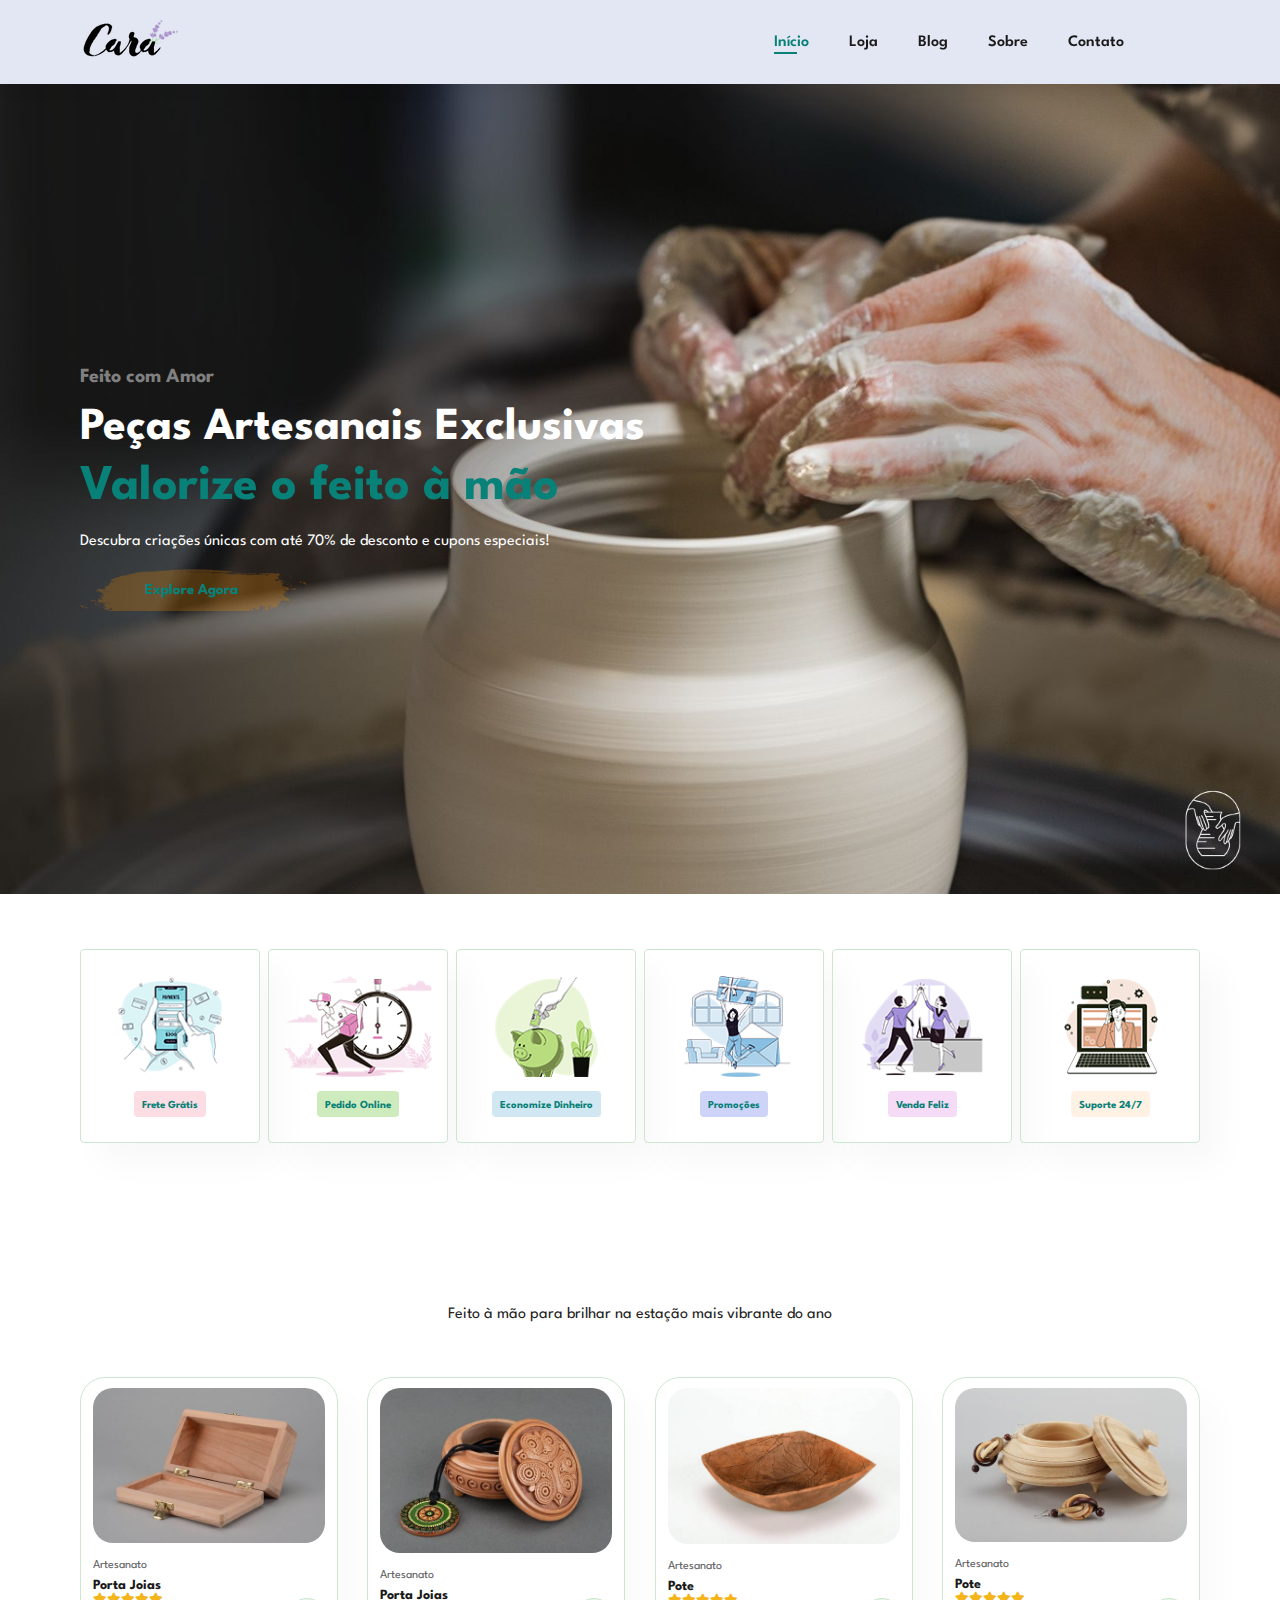
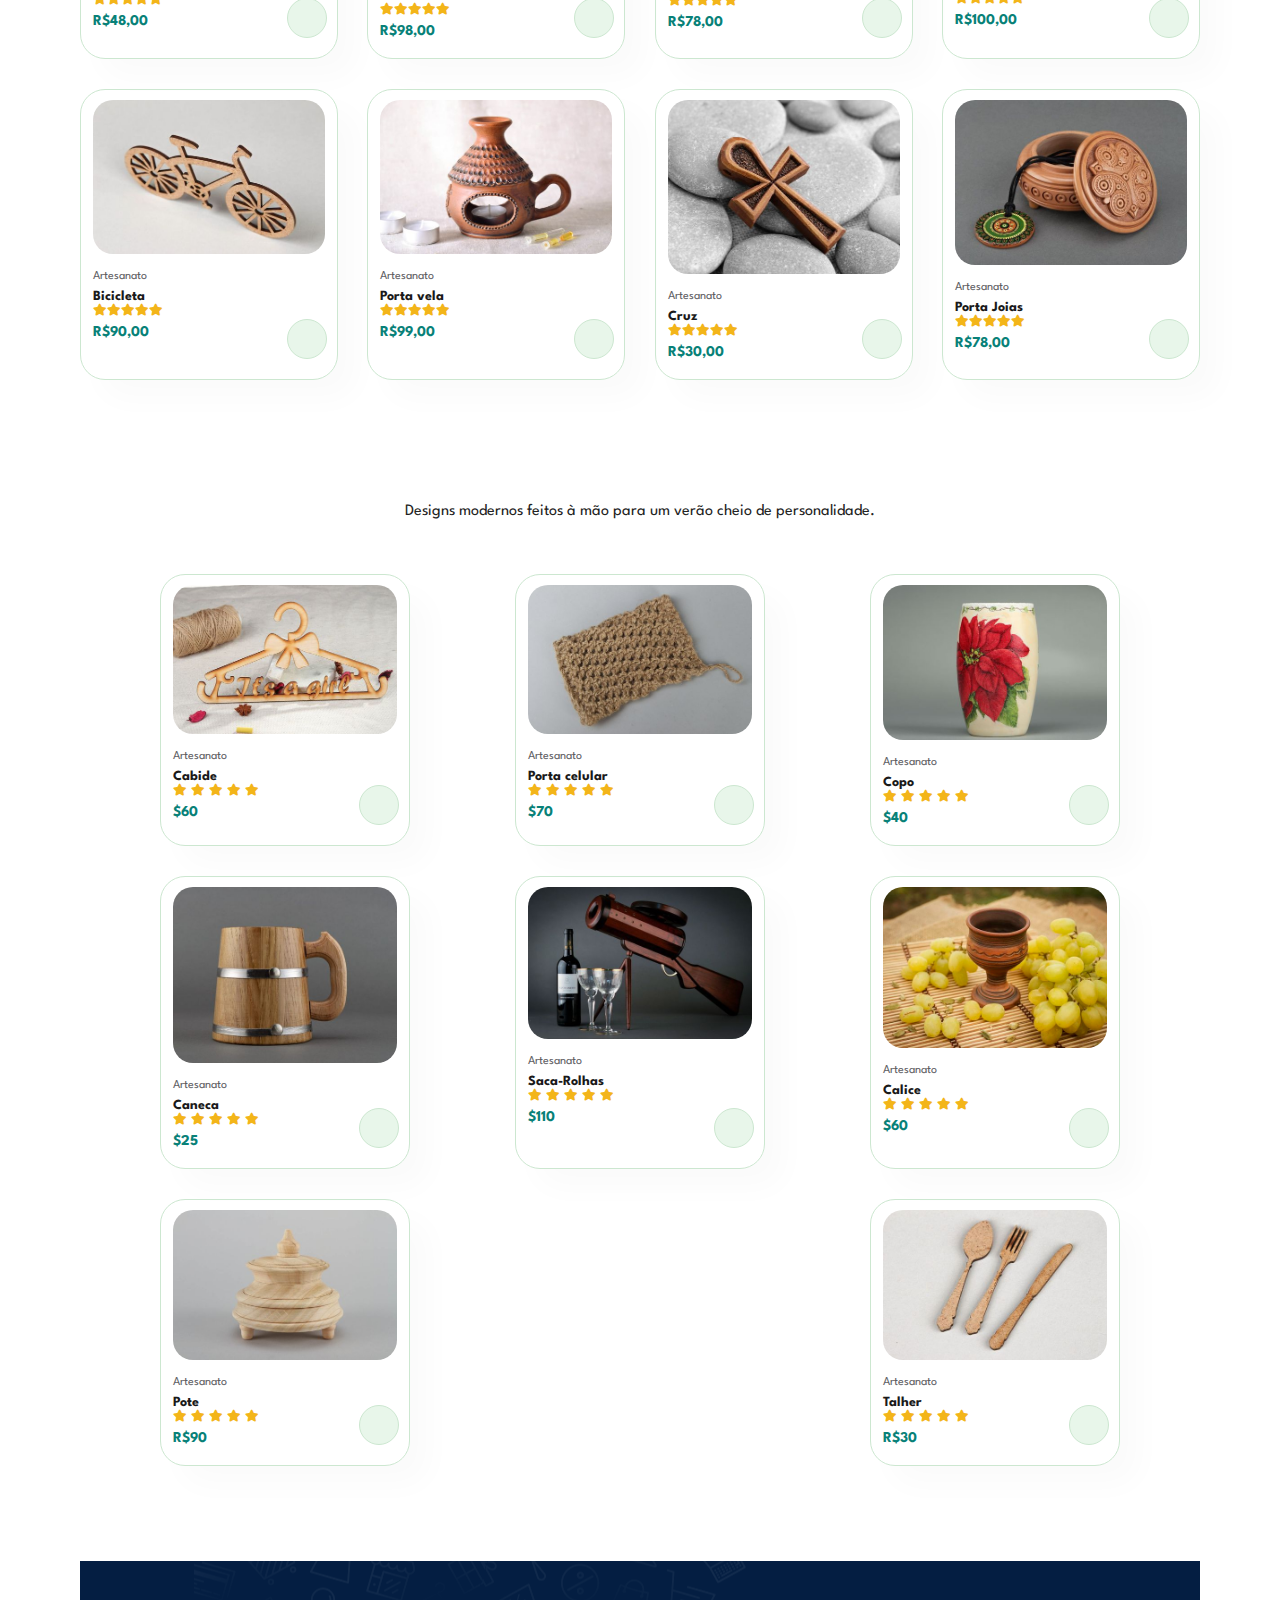
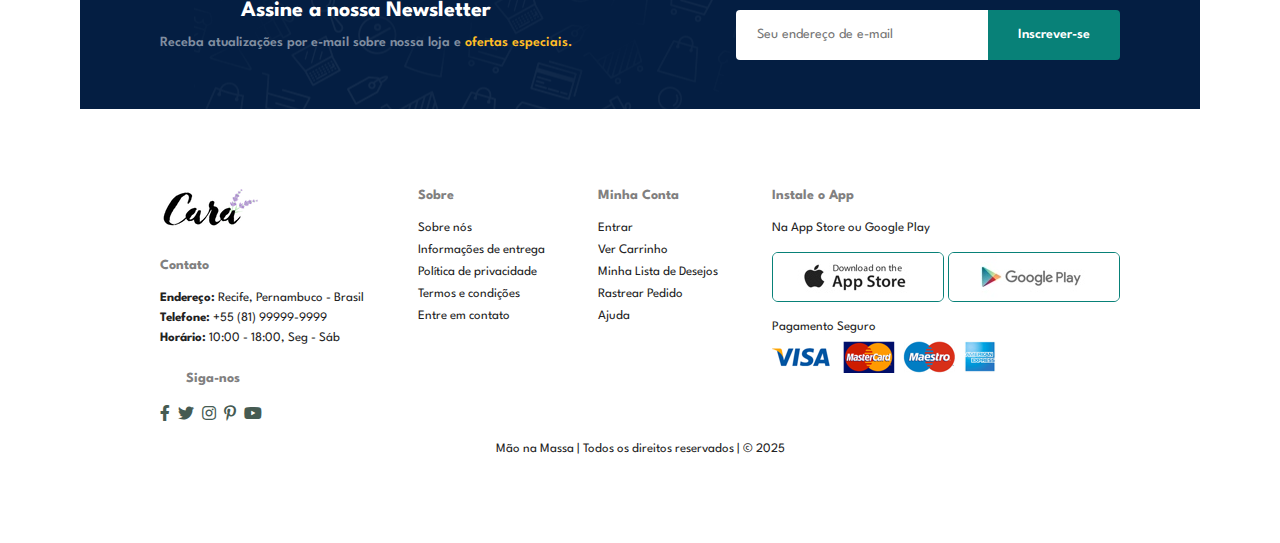
<file: m-o_na_massa-main/index.html>
<!DOCTYPE html>
<html lang="pt-BR">
<head>
    <meta charset="UTF-8">
    <meta http-equiv="X-UA-Compatible" content="IE=edge">
    <meta name="viewport" content="width=device-width, initial-scale=1.0">
    <title>Loja Virtual</title>

    <!-- font-awesome cdn link -->
    <link rel="stylesheet" href="https://pro.fontawesome.com/releases/v5.10.0/css/all.css"/>

    <!-- link do arquivo CSS personalizado -->
    <link rel="stylesheet" href="style.css">
</head>
<body>
    
    <section id="header">
        <a href="#"><img src="images/logo.png" class="logo" alt=""></a>
        <div>
            <ul id="navbar">
                <li><a class="active" href="index.html">Início</a></li>
                <li><a href="shop.html">Loja</a></li>
                <li><a href="blog.html">Blog</a></li>
                <li><a href="about.html">Sobre</a></li>
                <li><a href="contact.html">Contato</a></li>
                <li id="lg-bag"><a href="cart.html"><i class="far fa-shopping-bag"></i></a></li>
                <a href="#" id="close"><i class="far fa-times"></i></a>
            </ul>
        </div>
        <div id="mobile">
            <a href="cart.html"><i class="far fa-shopping-bag"></i></a>
            <i id="bar" class="fas fa-outdent"></i>
        </div>
    </section>
    <section id="hero">
        <h4>Feito com Amor</h4>
        <h2>Peças Artesanais Exclusivas</h2>
        <h1>Valorize o feito à mão</h1>
        <p>Descubra criações únicas com até 70% de desconto e cupons especiais!</p>
        <button>Explore Agora</button>
    </section>

    <section id="feature" class="section-p1">
        <div class="fe-box">
            <img src="images/features/f1.png" alt="">
            <h6>Frete Grátis</h6>
        </div>
        <div class="fe-box">
            <img src="images/features/f2.png" alt="">
            <h6>Pedido Online</h6>
        </div>
        <div class="fe-box">
            <img src="images/features/f3.png" alt="">
            <h6>Economize Dinheiro</h6>
        </div>
        <div class="fe-box">
            <img src="images/features/f4.png" alt="">
            <h6>Promoções</h6>
        </div>
        <div class="fe-box">
            <img src="images/features/f5.png" alt="">
            <h6>Venda Feliz</h6>
        </div>
        <div class="fe-box">
            <img src="images/features/f6.png" alt="">
            <h6>Suporte 24/7</h6>
        </div>
    </section>
    <section id="product1" class="section-p1">
        <h2>Produtos em Destaque</h2>
        <p>Feito à mão para brilhar na estação mais vibrante do ano</p>
        <div class="pro-container">
            <div class="pro">
                <img src="images/products/f1.jpg" alt="">
                <div class="des">
                    <span>Artesanato</span>
                    <h5>Porta Joias</h5>
                    <div class="star">
                        <i class="fas fa-star"></i><i class="fas fa-star"></i><i class="fas fa-star"></i><i class="fas fa-star"></i><i class="fas fa-star"></i>
                    </div>
                    <h4>R$48,00</h4>
                </div>
                <a href="#"><i class="fas fa-shopping-cart cart"></i></a>
            </div>
            <div class="pro">
                <img src="images/products/f2.jpg" alt="">
                <div class="des">
                    <span>Artesanato</span>
                    <h5>Porta Joias</h5>
                    <div class="star">
                        <i class="fas fa-star"></i><i class="fas fa-star"></i><i class="fas fa-star"></i><i class="fas fa-star"></i><i class="fas fa-star"></i>
                    </div>
                    <h4>R$98,00</h4>
                </div>
                <a href="#"><i class="fas fa-shopping-cart cart"></i></a>
            </div>
            <div class="pro">
                <img src="images/products/f3.jpg" alt="">
                <div class="des">
                    <span>Artesanato</span>
                    <h5>Pote</h5>
                    <div class="star">
                        <i class="fas fa-star"></i><i class="fas fa-star"></i><i class="fas fa-star"></i><i class="fas fa-star"></i><i class="fas fa-star"></i>
                    </div>
                    <h4>R$78,00</h4>
                </div>
                <a href="#"><i class="fas fa-shopping-cart cart"></i></a>
            </div>
            <div class="pro">
                <img src="images/products/f4.jpg" alt="">
                <div class="des">
                    <span>Artesanato</span>
                    <h5>Pote</h5>
                    <div class="star">
                        <i class="fas fa-star"></i><i class="fas fa-star"></i><i class="fas fa-star"></i><i class="fas fa-star"></i><i class="fas fa-star"></i>
                    </div>
                    <h4>R$100,00</h4>
                </div>
                <a href="#"><i class="fas fa-shopping-cart cart"></i></a>
            </div>
            <div class="pro">
                <img src="images/products/f5.jpg" alt="">
                <div class="des">
                    <span>Artesanato</span>
                    <h5>Bicicleta</h5>
                    <div class="star">
                        <i class="fas fa-star"></i><i class="fas fa-star"></i><i class="fas fa-star"></i><i class="fas fa-star"></i><i class="fas fa-star"></i>
                    </div>
                    <h4>R$90,00</h4>
                </div>
                <a href="#"><i class="fas fa-shopping-cart cart"></i></a>
            </div>
            <div class="pro">
                <img src="images/products/f6.jpg" alt="">
                <div class="des">
                    <span>Artesanato</span>
                    <h5>Porta vela</h5>
                    <div class="star">
                        <i class="fas fa-star"></i><i class="fas fa-star"></i><i class="fas fa-star"></i><i class="fas fa-star"></i><i class="fas fa-star"></i>
                    </div>
                    <h4>R$99,00</h4>
                </div>
                <a href="#"><i class="fas fa-shopping-cart cart"></i></a>
            </div>
            <div class="pro">
                <img src="images/products/f7.jpg" alt="">
                <div class="des">
                    <span>Artesanato</span>
                    <h5>Cruz</h5>
                    <div class="star">
                        <i class="fas fa-star"></i><i class="fas fa-star"></i><i class="fas fa-star"></i><i class="fas fa-star"></i><i class="fas fa-star"></i>
                    </div>
                    <h4>R$30,00</h4>
                </div>
                <a href="#"><i class="fas fa-shopping-cart cart"></i></a>
            </div>
            <div class="pro">
                <img src="images/products/f2.jpg" alt="">
                <div class="des">
                    <span>Artesanato</span>
                    <h5>Porta Joias</h5>
                    <div class="star">
                        <i class="fas fa-star"></i><i class="fas fa-star"></i><i class="fas fa-star"></i><i class="fas fa-star"></i><i class="fas fa-star"></i>
                    </div>
                    <h4>R$78,00</h4>
                </div>
                <a href="#"><i class="fas fa-shopping-cart cart"></i></a>
            </div>
        </div>
    



    <section id="product1" class="section-p1">
        <h2>New Arrivals</h2>
        <p>Designs modernos feitos à mão para um verão cheio de personalidade.</p>
        <div class="pro-container">
            <div class="pro">
                <img src="images/products/n1.jpg" alt="">
                <div class="des">
                    <span>Artesanato</span>
                    <h5>Cabide</h5>
                    <div class="star">
                        <i class="fas fa-star"></i>
                        <i class="fas fa-star"></i>
                        <i class="fas fa-star"></i>
                        <i class="fas fa-star"></i>
                        <i class="fas fa-star"></i>
                    </div>
                    <h4>$60</h4>
                </div>
                <a href="#"><i class="fas fa-shopping-cart cart"></i></a>
            </div>
            <div class="pro">
                <img src="images/products/n2.jpg" alt="">
               
                 <div class="des">
                    <span>Artesanato</span>
                    <h5>Porta celular</h5>
                    <div class="star">
                        <i class="fas fa-star"></i>
                        <i class="fas fa-star"></i>
                        <i class="fas fa-star"></i>
                        <i class="fas fa-star"></i>
                        <i class="fas fa-star"></i>
                    </div>
                    <h4>$70</h4>
                </div> 
                <a href="#"><i class="fas fa-shopping-cart cart"></i></a>
            </div>
            <div class="pro">
                <img src="images/products/n3.jpg" alt="">
                <div class="des">
                    <span>Artesanato</span>
                    <h5>Copo</h5>
                    <div class="star">
                        <i class="fas fa-star"></i>
                        <i class="fas fa-star"></i>
                        <i class="fas fa-star"></i>
                        <i class="fas fa-star"></i>
                        <i class="fas fa-star"></i>
                    </div>
                    <h4>$40</h4>
                </div>
                <a href="#"><i class="fas fa-shopping-cart cart"></i></a>
            </div>
            <div class="pro">
                <img src="images/products/n4.jpg" alt="">
                <div class="des">
                    <span>Artesanato</span>
                    <h5>Caneca</h5>
                    <div class="star">
                        <i class="fas fa-star"></i>
                        <i class="fas fa-star"></i>
                        <i class="fas fa-star"></i>
                        <i class="fas fa-star"></i>
                        <i class="fas fa-star"></i>
                    </div>
                    <h4>$25</h4>
                </div>
                <a href="#"><i class="fas fa-shopping-cart cart"></i></a>
            </div>
            <div class="pro">
                <img src="images/products/n5.jpg" alt="">
                <div class="des">
                    <span>Artesanato</span>
                    <h5>Saca-Rolhas</h5>
                    <div class="star">
                        <i class="fas fa-star"></i>
                        <i class="fas fa-star"></i>
                        <i class="fas fa-star"></i>
                        <i class="fas fa-star"></i>
                        <i class="fas fa-star"></i>
                    </div>
                    <h4>$110</h4>
                </div>
                <a href="#"><i class="fas fa-shopping-cart cart"></i></a>
            </div>
            <div class="pro">
                <img src="images/products/n6.jpg" alt="">
                <div class="des">
                    <span>Artesanato</span>
                    <h5>Calice</h5>
                    <div class="star">
                        <i class="fas fa-star"></i>
                        <i class="fas fa-star"></i>
                        <i class="fas fa-star"></i>
                        <i class="fas fa-star"></i>
                        <i class="fas fa-star"></i>
                    </div>
                    <h4>$60</h4>
                </div>
                <a href="#"><i class="fas fa-shopping-cart cart"></i></a>
            </div>
            <div class="pro">
                <img src="images/products/n7.jpg" alt="">
                <div class="des">
                    <span>Artesanato</span>
                    <h5>Pote</h5>
                    <div class="star">
                        <i class="fas fa-star"></i>
                        <i class="fas fa-star"></i>
                        <i class="fas fa-star"></i>
                        <i class="fas fa-star"></i>
                        <i class="fas fa-star"></i>
                    </div>
                    <h4>R$90</h4>
                </div>
                <a href="#"><i class="fas fa-shopping-cart cart"></i></a>
            </div>
            <div class="pro">
                <img src="images/products/n8.jpg" alt="">
                <div class="des">
                    <span>Artesanato</span>
                    <h5>Talher</h5>
                    <div class="star">
                        <i class="fas fa-star"></i>
                        <i class="fas fa-star"></i>
                        <i class="fas fa-star"></i>
                        <i class="fas fa-star"></i>
                        <i class="fas fa-star"></i>
                    </div>
                    <h4>R$30</h4>
                </div>
                <a href="#"><i class="fas fa-shopping-cart cart"></i></a>
            </div>
        </div>
    </section>


    <section id="newsletter" class="section-p1 section-m1">
        <div class="newstext">
            <h4>Assine a nossa Newsletter</h4>
            <p>Receba atualizações por e-mail sobre nossa loja e <span>ofertas especiais.</span></p>
        </div>
        <div class="form">
            <input type="text" placeholder="Seu endereço de e-mail">
            <button class="normal">Inscrever-se</button>
        </div>
    </section>


    <footer class="section-p1">
        <div class="col">
            <img class="logo" src="images/logo.png" alt="">
            <h4>Contato</h4>
            <p><strong>Endereço:</strong> Recife, Pernambuco - Brasil</p>
            <p><strong>Telefone:</strong> +55 (81) 99999-9999</p>
            <p><strong>Horário:</strong> 10:00 - 18:00, Seg - Sáb</p>
            <div class="follow">
                <h4>Siga-nos</h4>
                <div class="icon">
                    <i class="fab fa-facebook-f"></i>
                    <i class="fab fa-twitter"></i>
                    <i class="fab fa-instagram"></i>
                    <i class="fab fa-pinterest-p"></i>
                    <i class="fab fa-youtube"></i>
                </div>
            </div>
        </div>
        <div class="col">
            <h4>Sobre</h4>
            <a href="#">Sobre nós</a>
            <a href="#">Informações de entrega</a>
            <a href="#">Política de privacidade</a>
            <a href="#">Termos e condições</a>
            <a href="#">Entre em contato</a>
        </div>
        <div class="col">
            <h4>Minha Conta</h4>
            <a href="#">Entrar</a>
            <a href="#">Ver Carrinho</a>
            <a href="#">Minha Lista de Desejos</a>
            <a href="#">Rastrear Pedido</a>
            <a href="#">Ajuda</a>
        </div>
        <div class="col install">
            <h4>Instale o App</h4>
            <p>Na App Store ou Google Play</p>
            <div class="row">
                <img src="images/pay/app.jpg" alt="">
                <img src="images/pay/play.jpg" alt="">
            </div>
            <p>Pagamento Seguro</p>
            <img src="images/pay/pay.png" alt="">
        </div>
        <div class="copyright">
            <p>Mão na Massa | Todos os direitos reservados | &#169; 2025</p>
        </div>
    </footer>

    <!-- javascript script file link -->
    <script src="script.js"></script>
</body>
</html>
</file>
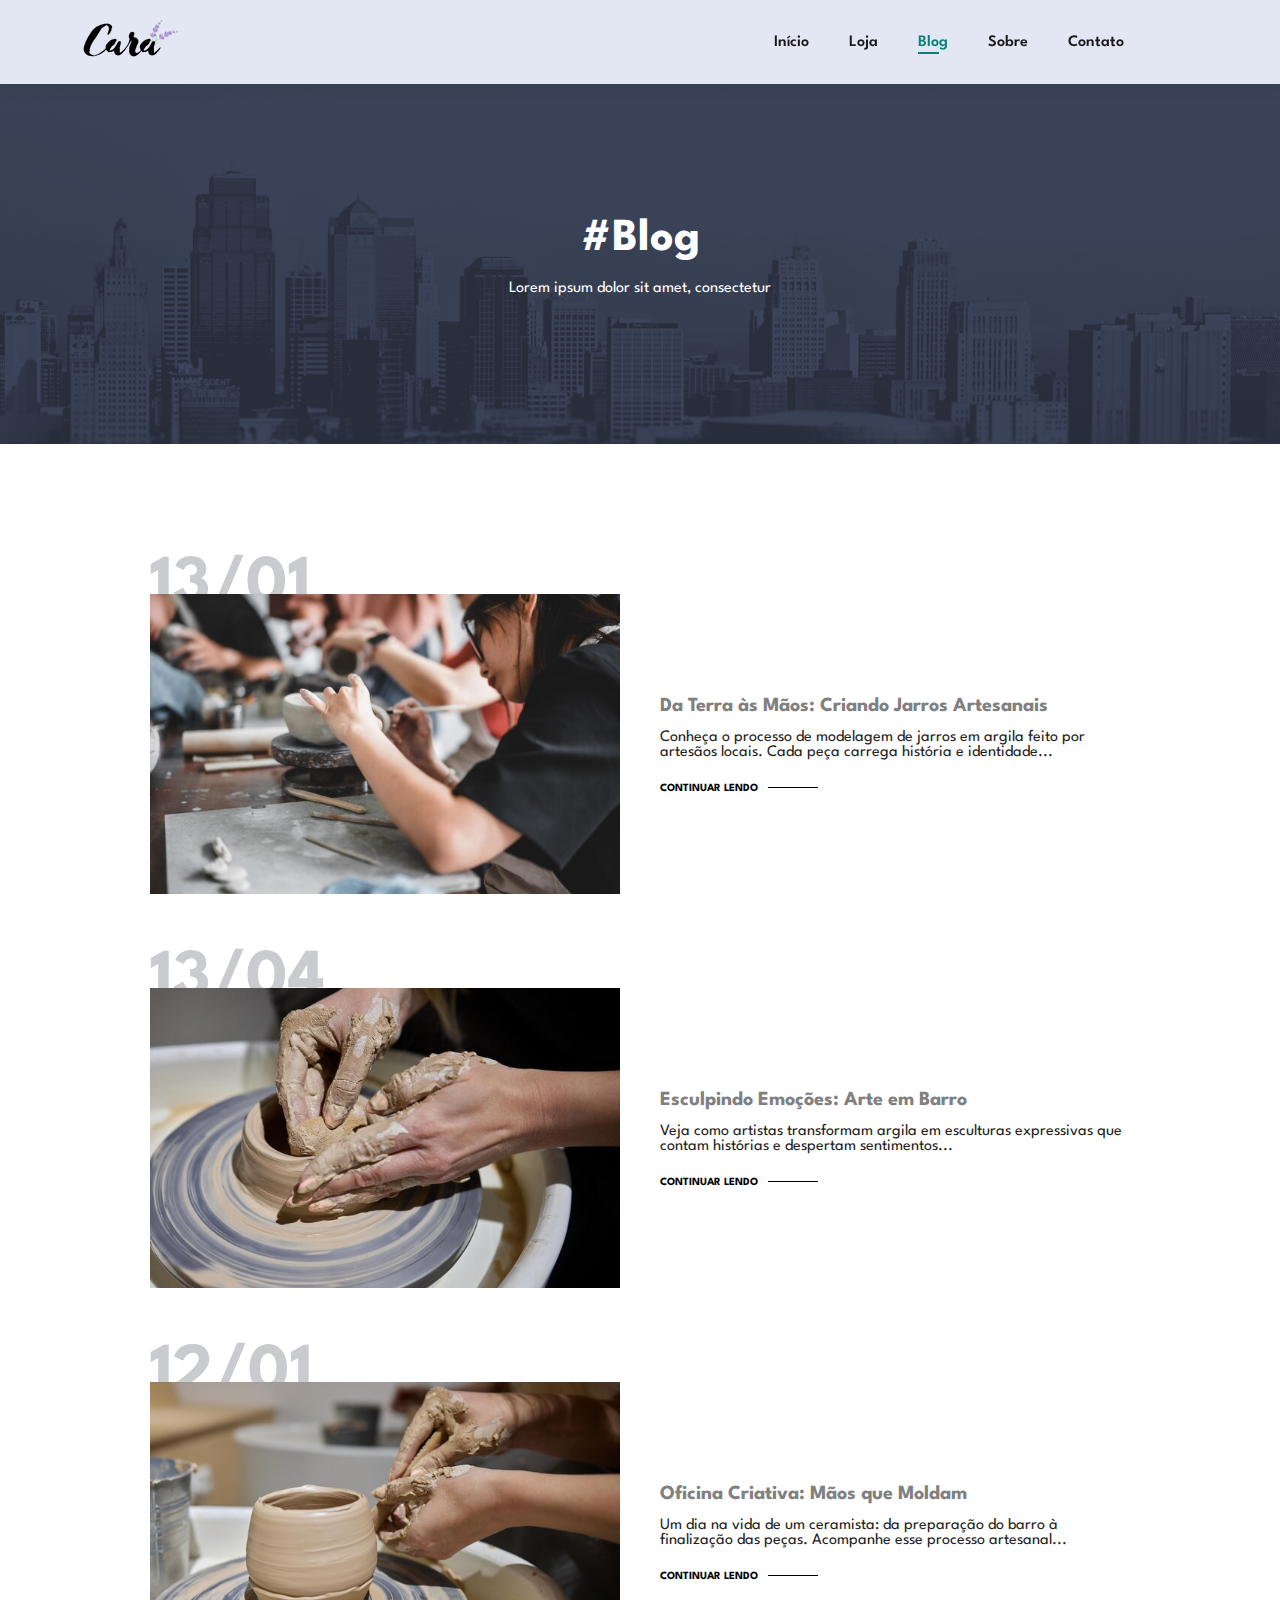
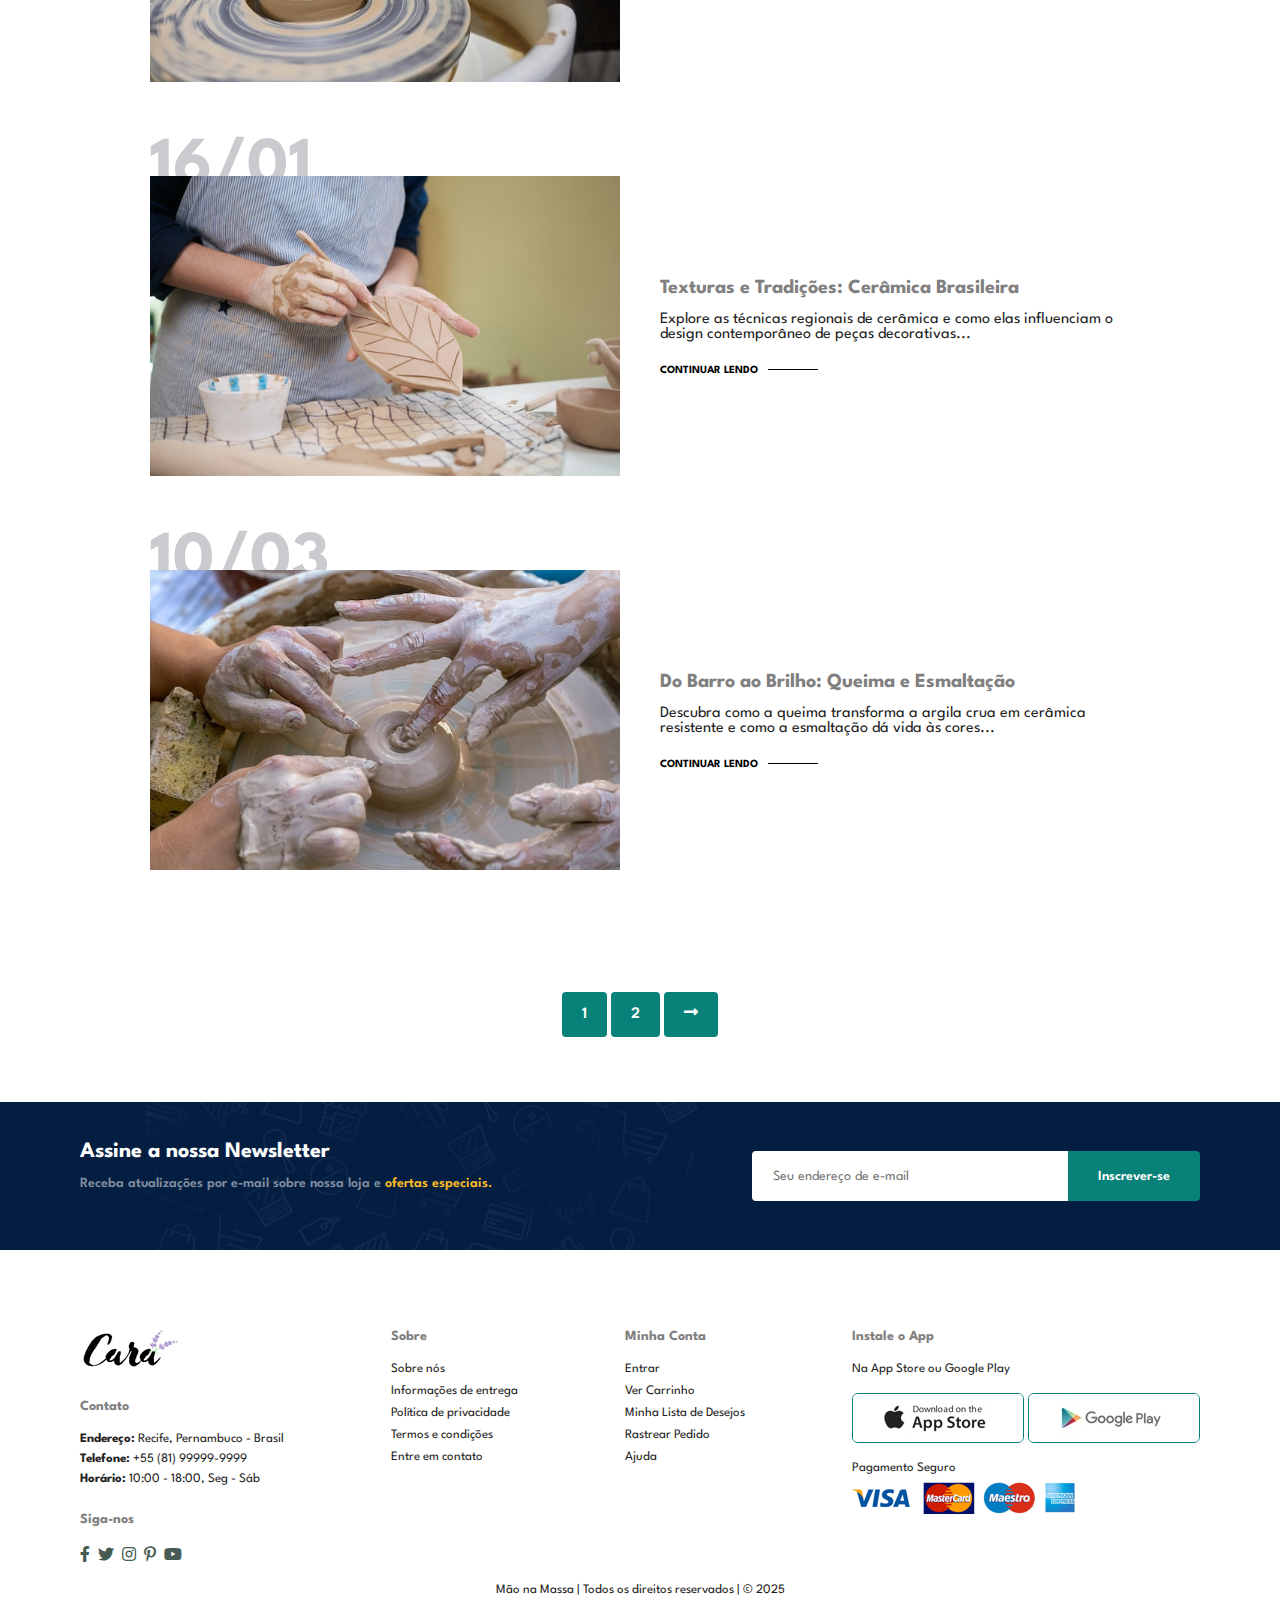
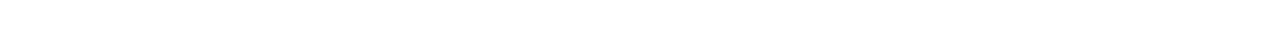
<file: m-o_na_massa-main/blog.html>
<!DOCTYPE html>
<html lang="pt-BR">

<head>
    <meta charset="UTF-8">
    <meta http-equiv="X-UA-Compatible" content="IE=edge">
    <meta name="viewport" content="width=device-width, initial-scale=1.0">
    <title>Loja Virtual</title>

    <!-- font-awesome cdn link -->
    <link rel="stylesheet" href="https://pro.fontawesome.com/releases/v5.10.0/css/all.css" />

    <!-- link do arquivo CSS personalizado -->
    <link rel="stylesheet" href="style.css">
</head>

<body>

    <section id="header">
        <a href="#"><img src="images/logo.png" class="logo" alt=""></a>
        <div>
            <ul id="navbar">
                <li><a href="index.html">Início</a></li>
                <li><a href="shop.html">Loja</a></li>
                <li><a class="active" href="blog.html">Blog</a></li>
                <li><a href="about.html">Sobre</a></li>
                <li><a href="contact.html">Contato</a></li>
                <li id="lg-bag"><a href="cart.html"><i class="far fa-shopping-bag"></i></a></li>
                <a href="#" id="close"><i class="far fa-times"></i></a>
            </ul>
        </div>
        <div id="mobile">
            <a href="cart.html"><i class="far fa-shopping-bag"></i></a>
            <i id="bar" class="fas fa-outdent"></i>
        </div>
    </section>

    <section id="page-header" class="about-header">
        <h2>#Blog</h2>
        <p>Lorem ipsum dolor sit amet, consectetur</p>
    </section>
    
    <section id="blog">
        <div class="blog-box">
            <div class="blog-img">
                <img src="images/blog/b1.png" alt="">
            </div>
            <div class="blog-details">
                <h4>Da Terra às Mãos: Criando Jarros Artesanais</h4>
                <p>Conheça o processo de modelagem de jarros em argila feito por artesãos locais. Cada peça carrega história e identidade...</p>
                <a href="#">CONTINUAR LENDO</a>
            </div>
            <h1>13/01</h1>
        </div>
        <div class="blog-box">
            <div class="blog-img">
                <img src="images/blog/b2.png" alt="">
            </div>
            <div class="blog-details">
                <h4>Esculpindo Emoções: Arte em Barro</h4>
                <p>Veja como artistas transformam argila em esculturas expressivas que contam histórias e despertam sentimentos...</p>
                <a href="#">CONTINUAR LENDO</a>
            </div>
            <h1>13/04</h1>
        </div>
        <div class="blog-box">
            <div class="blog-img">
                <img src="images/blog/b3.png" alt="">
            </div>
            <div class="blog-details">
                <h4>Oficina Criativa: Mãos que Moldam</h4>
                <p>Um dia na vida de um ceramista: da preparação do barro à finalização das peças. Acompanhe esse processo artesanal...</p>
                <a href="#">CONTINUAR LENDO</a>
            </div>
            <h1>12/01</h1>
        </div>
        <div class="blog-box">
            <div class="blog-img">
                <img src="images/blog/b4.png" alt="">
            </div>
            <div class="blog-details">
                <h4>Texturas e Tradições: Cerâmica Brasileira</h4>
                <p>Explore as técnicas regionais de cerâmica e como elas influenciam o design contemporâneo de peças decorativas...</p>
                <a href="#">CONTINUAR LENDO</a>
            </div>
            <h1>16/01</h1>
        </div>
        <div class="blog-box">
            <div class="blog-img">
                <img src="images/blog/b6.png" alt="">
            </div>
            <div class="blog-details">
                <h4>Do Barro ao Brilho: Queima e Esmaltação</h4>
                <p>Descubra como a queima transforma a argila crua em cerâmica resistente e como a esmaltação dá vida às cores...</p>
                <a href="#">CONTINUAR LENDO</a>
            </div>
            <h1>10/03</h1>
        </div>
    </section>
    

    <section id="pagination" class="section-p1">
        <a href="#">1</a>
        <a href="#">2</a>
        <a href="#"><i class="fas fa-long-arrow-alt-right"></i></a>
    </section>

    <section id="newsletter" class="section-p1 section-m1">
        <div class="newstext">
            <h4>Assine a nossa Newsletter</h4>
            <p>Receba atualizações por e-mail sobre nossa loja e <span>ofertas especiais.</span></p>
        </div>
        <div class="form">
            <input type="text" placeholder="Seu endereço de e-mail">
            <button class="normal">Inscrever-se</button>
        </div>
    </section>

    <footer class="section-p1">
        <div class="col">
            <img class="logo" src="images/logo.png" alt="">
            <h4>Contato</h4>
            <p><strong>Endereço:</strong> Recife, Pernambuco - Brasil</p>
            <p><strong>Telefone:</strong> +55 (81) 99999-9999</p>
            <p><strong>Horário:</strong> 10:00 - 18:00, Seg - Sáb</p>
            <div class="follow">
                <h4>Siga-nos</h4>
                <div class="icon">
                    <i class="fab fa-facebook-f"></i>
                    <i class="fab fa-twitter"></i>
                    <i class="fab fa-instagram"></i>
                    <i class="fab fa-pinterest-p"></i>
                    <i class="fab fa-youtube"></i>
                </div>
            </div>
        </div>
        <div class="col">
            <h4>Sobre</h4>
            <a href="#">Sobre nós</a>
            <a href="#">Informações de entrega</a>
            <a href="#">Política de privacidade</a>
            <a href="#">Termos e condições</a>
            <a href="#">Entre em contato</a>
        </div>
        <div class="col">
            <h4>Minha Conta</h4>
            <a href="#">Entrar</a>
            <a href="#">Ver Carrinho</a>
            <a href="#">Minha Lista de Desejos</a>
            <a href="#">Rastrear Pedido</a>
            <a href="#">Ajuda</a>
        </div>
        <div class="col install">
            <h4>Instale o App</h4>
            <p>Na App Store ou Google Play</p>
            <div class="row">
                <img src="images/pay/app.jpg" alt="">
                <img src="images/pay/play.jpg" alt="">
            </div>
            <p>Pagamento Seguro</p>
            <img src="images/pay/pay.png" alt="">
        </div>
        <div class="copyright">
            <p>Mão na Massa | Todos os direitos reservados | &#169; 2025</p>
        </div>
    </footer>

    <!-- link do arquivo JavaScript -->
    <script src="script.js"></script>
</body>

</html>
</file>
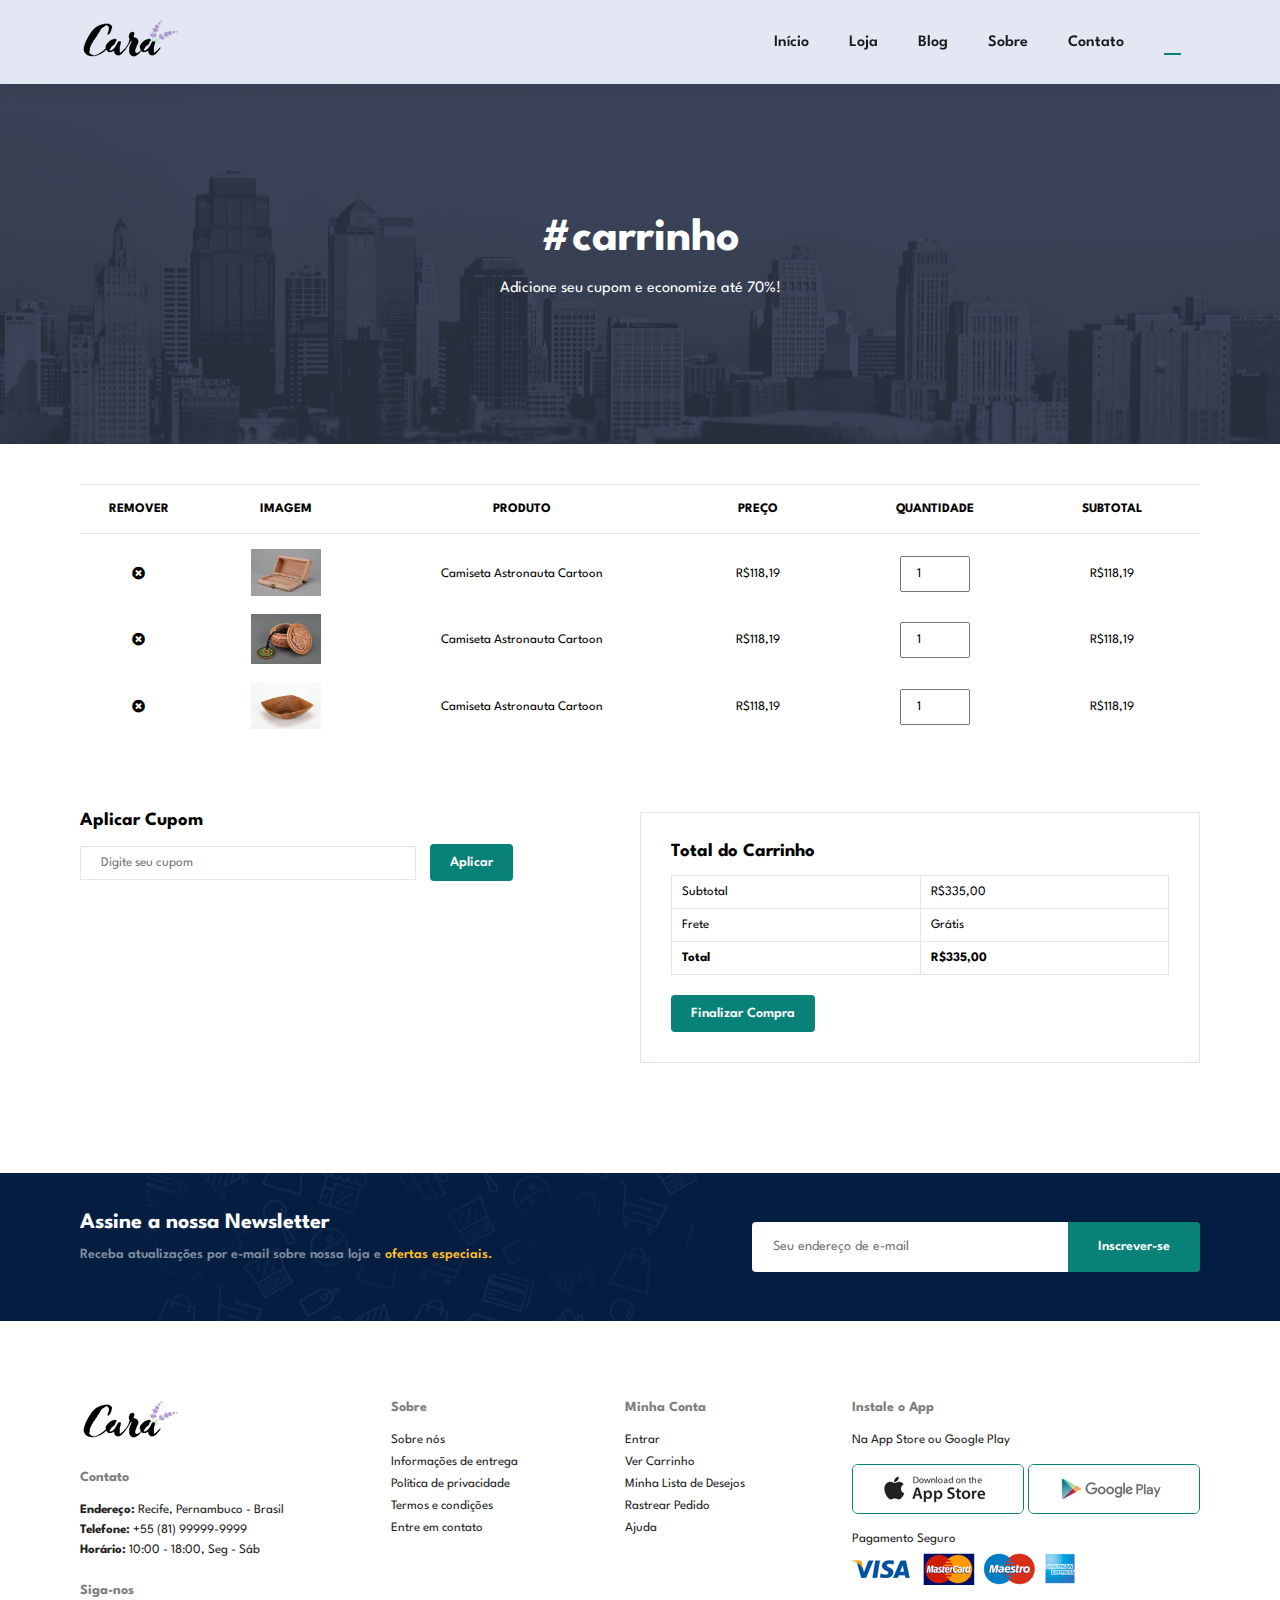
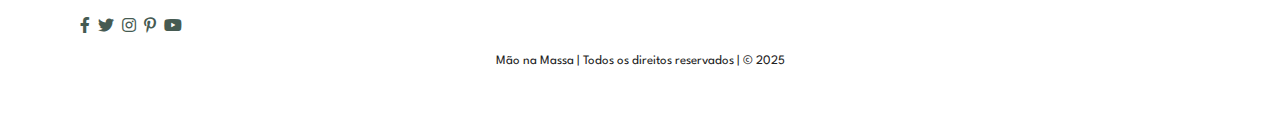
<file: m-o_na_massa-main/cart.html>
<!DOCTYPE html>
<html lang="pt-BR">

<head>
    <meta charset="UTF-8">
    <meta http-equiv="X-UA-Compatible" content="IE=edge">
    <meta name="viewport" content="width=device-width, initial-scale=1.0">
    <title>Loja Virtual</title>

    <!-- link do font-awesome -->
    <link rel="stylesheet" href="https://pro.fontawesome.com/releases/v5.10.0/css/all.css" />

    <!-- link do arquivo css personalizado -->
    <link rel="stylesheet" href="style.css">

</head>

<body>

    <section id="header">
        <a href="#"><img src="images/logo.png" class="logo" alt="logo"></a>
        <div>
            <ul id="navbar">
                <li><a href="index.html">Início</a></li>
                <li><a href="shop.html">Loja</a></li>
                <li><a href="blog.html">Blog</a></li>
                <li><a href="about.html">Sobre</a></li>
                <li><a href="contact.html">Contato</a></li>
                <li id="lg-bag"><a class="active" href="cart.html"><i class="far fa-shopping-bag"></i></a></li>
                <a href="#" id="close"><i class="far fa-times"></i></a>
            </ul>
        </div>
        <div id="mobile">
            <a href="cart.html"><i class="far fa-shopping-bag"></i></a>
            <i id="bar" class="fas fa-outdent"></i>
        </div>
    </section>

    <section id="page-header" class="about-header">
        <h2>#carrinho</h2>
        <p>Adicione seu cupom e economize até 70%!</p>
    </section>

    <section id="cart" class="section-p1">
        <table width="100%">
            <thead>
                <tr>
                    <td>Remover</td>
                    <td>Imagem</td>
                    <td>Produto</td>
                    <td>Preço</td>
                    <td>Quantidade</td>
                    <td>Subtotal</td>
                </tr>
            </thead>
            <tbody>
                <tr>
                    <td><a href="#"><i class="fas fa-times-circle" style="color:black"></i></a></td>
                    <td><img src="images/products/f1.jpg" alt=""></td>
                    <td>Camiseta Astronauta Cartoon</td>
                    <td>R$118,19</td>
                    <td><input type="number" value="1"></td>
                    <td>R$118,19</td>
                </tr>
                <tr>
                    <td><a href="#"><i class="fas fa-times-circle" style="color:black"></i></a></td>
                    <td><img src="images/products/f2.jpg" alt=""></td>
                    <td>Camiseta Astronauta Cartoon</td>
                    <td>R$118,19</td>
                    <td><input type="number" value="1"></td>
                    <td>R$118,19</td>
                </tr>
                <tr>
                    <td><a href="#"><i class="fas fa-times-circle" style="color:black"></i></a></td>
                    <td><img src="images/products/f3.jpg" alt=""></td>
                    <td>Camiseta Astronauta Cartoon</td>
                    <td>R$118,19</td>
                    <td><input type="number" value="1"></td>
                    <td>R$118,19</td>
                </tr>
            </tbody>
        </table>
    </section>

    <section id="cart-add" class="section-p1">
        <div class="coupon">
            <h3>Aplicar Cupom</h3>
            <div>
                <input type="text" placeholder="Digite seu cupom">
                <button class="normal">Aplicar</button>
            </div>
        </div>
        <div class="subtotal">
            <h3>Total do Carrinho</h3>
            <table>
                <tr>
                    <td>Subtotal</td>
                    <td>R$335,00</td>
                </tr>
                <tr>
                    <td>Frete</td>
                    <td>Grátis</td>
                </tr>
                <tr>
                    <td><strong>Total</strong></td>
                    <td><strong>R$335,00</strong></td>
                </tr>
            </table>
            <button class="normal">Finalizar Compra</button>
        </div>
    </section>

    <section id="newsletter" class="section-p1 section-m1">
        <div class="newstext">
            <h4>Assine a nossa Newsletter</h4>
            <p>Receba atualizações por e-mail sobre nossa loja e <span>ofertas especiais.</span></p>
        </div>
        <div class="form">
            <input type="text" placeholder="Seu endereço de e-mail">
            <button class="normal">Inscrever-se</button>
        </div>
    </section>

    <footer class="section-p1">
        <div class="col">
            <img class="logo" src="images/logo.png" alt="">
            <h4>Contato</h4>
            <p><strong>Endereço:</strong> Recife, Pernambuco - Brasil</p>
            <p><strong>Telefone:</strong> +55 (81) 99999-9999</p>
            <p><strong>Horário:</strong> 10:00 - 18:00, Seg - Sáb</p>
            <div class="follow">
                <h4>Siga-nos</h4>
                <div class="icon">
                    <i class="fab fa-facebook-f"></i>
                    <i class="fab fa-twitter"></i>
                    <i class="fab fa-instagram"></i>
                    <i class="fab fa-pinterest-p"></i>
                    <i class="fab fa-youtube"></i>
                </div>
            </div>
        </div>
        <div class="col">
            <h4>Sobre</h4>
            <a href="#">Sobre nós</a>
            <a href="#">Informações de entrega</a>
            <a href="#">Política de privacidade</a>
            <a href="#">Termos e condições</a>
            <a href="#">Entre em contato</a>
        </div>
        <div class="col">
            <h4>Minha Conta</h4>
            <a href="#">Entrar</a>
            <a href="#">Ver Carrinho</a>
            <a href="#">Minha Lista de Desejos</a>
            <a href="#">Rastrear Pedido</a>
            <a href="#">Ajuda</a>
        </div>
        <div class="col install">
            <h4>Instale o App</h4>
            <p>Na App Store ou Google Play</p>
            <div class="row">
                <img src="images/pay/app.jpg" alt="">
                <img src="images/pay/play.jpg" alt="">
            </div>
            <p>Pagamento Seguro</p>
            <img src="images/pay/pay.png" alt="">
        </div>
        <div class="copyright">
            <p>Mão na Massa | Todos os direitos reservados | &#169; 2025</p>
        </div>
    </footer>

    <!-- link do arquivo javascript -->
    <script src="script.js"></script>
</body>

</html>
</file>
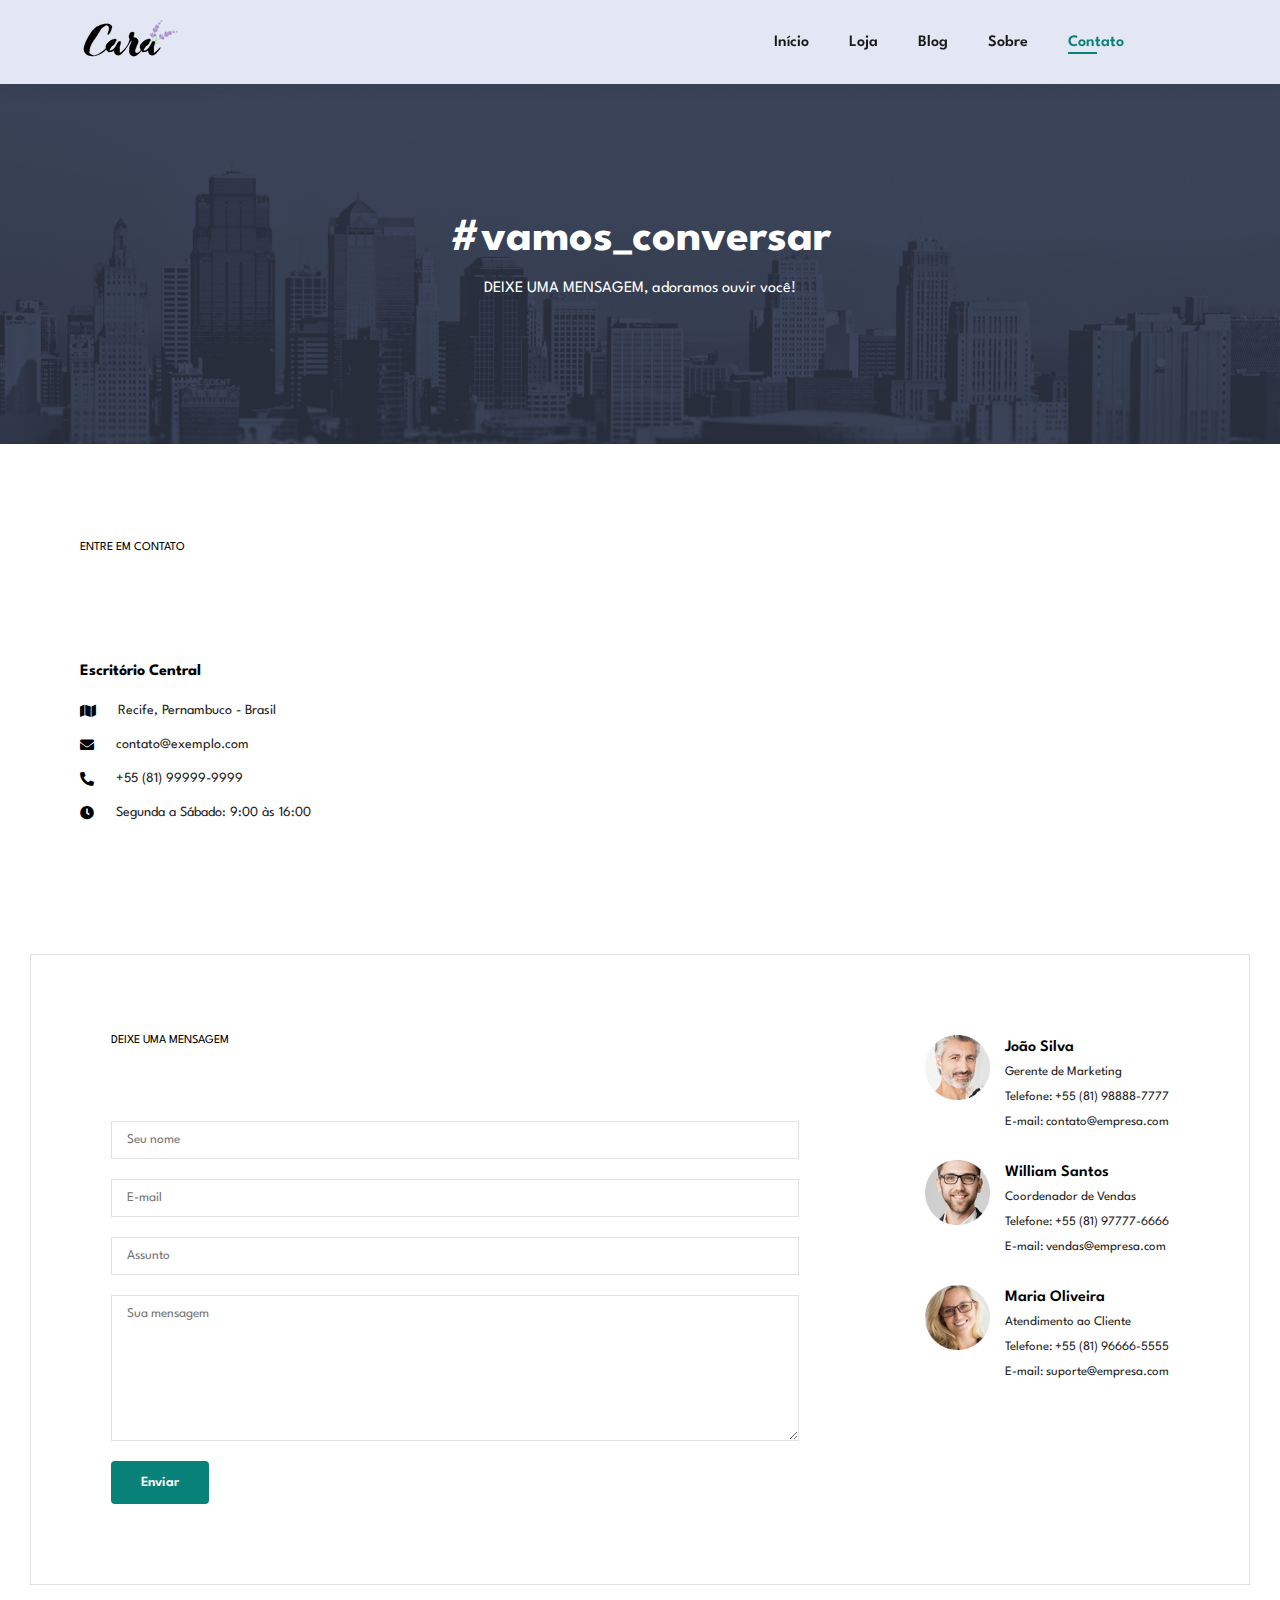
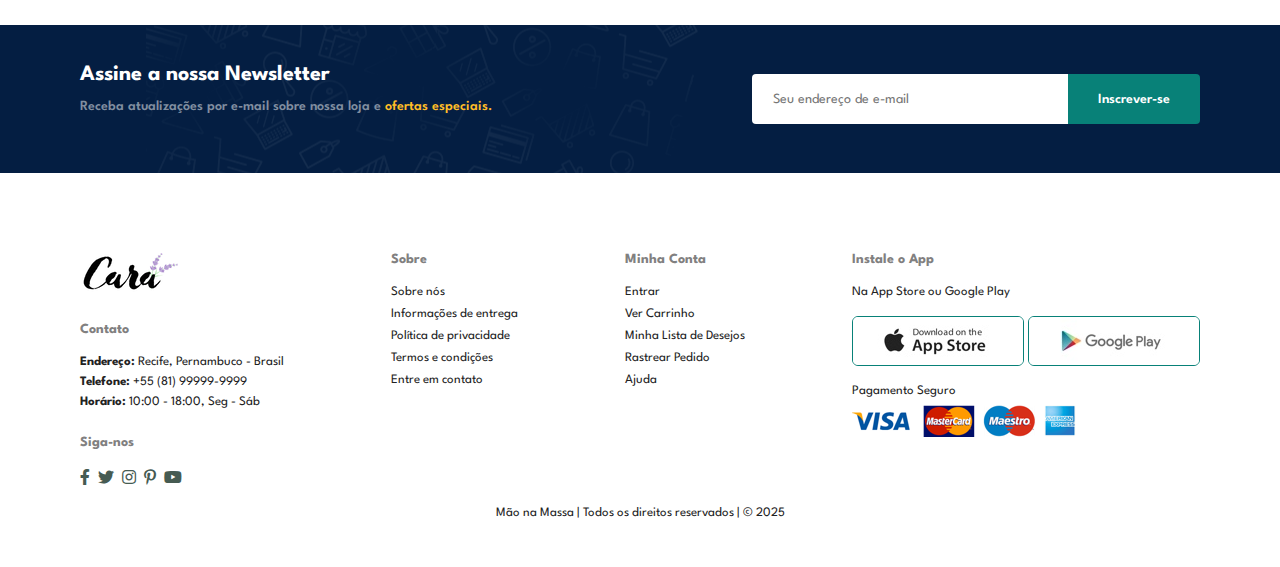
<file: m-o_na_massa-main/contact.html>
<!DOCTYPE html>
<html lang="pt-BR">

<head>
    <meta charset="UTF-8">
    <meta http-equiv="X-UA-Compatible" content="IE=edge">
    <meta name="viewport" content="width=device-width, initial-scale=1.0">
    <title>Site de E-commerce</title>

    <!-- link do font-awesome -->
    <link rel="stylesheet" href="https://pro.fontawesome.com/releases/v5.10.0/css/all.css" />

    <!-- link do arquivo css personalizado -->
    <link rel="stylesheet" href="style.css">

</head>

<body>

    <section id="header">
        <a href="#"><img src="images/logo.png" class="logo" alt=""></a>
        <div>
            <ul id="navbar">
                <li><a href="index.html">Início</a></li>
                <li><a href="shop.html">Loja</a></li>
                <li><a href="blog.html">Blog</a></li>
                <li><a href="about.html">Sobre</a></li>
                <li><a class="active" href="contact.html">Contato</a></li>
                <li id="lg-bag"><a href="cart.html"><i class="far fa-shopping-bag"></i></a></li>
                <a href="#" id="close"><i class="far fa-times"></i></a>
            </ul>
        </div>
        <div id="mobile">
            <a href="cart.html"><i class="far fa-shopping-bag"></i></a>
            <i id="bar" class="fas fa-outdent"></i>
        </div>
    </section>

    <section id="page-header" class="about-header">
        <h2>#vamos_conversar</h2>
        <p>DEIXE UMA MENSAGEM, adoramos ouvir você!</p>
    </section>

    <section id="contact-details" class="section-p1">
        <div class="details">
            <span>ENTRE EM CONTATO</span>
            <h2>Visite uma de nossas unidades ou fale conosco hoje mesmo.</h2>
            <h3>Escritório Central</h3>
            <div>
                <li>
                    <i class="fas fa-map"></i>
                    <p>Recife, Pernambuco - Brasil</p>
                </li>
                <li>
                    <i class="fas fa-envelope"></i>
                    <p>contato@exemplo.com</p>
                </li>
                <li>
                    <i class="fas fa-phone-alt"></i>
                    <p>+55 (81) 99999-9999</p>
                </li>
                <li>
                    <i class="fas fa-clock"></i>
                    <p>Segunda a Sábado: 9:00 às 16:00</p>
                </li>
            </div>
        </div>
        <div class="map">
            <iframe src="https://www.google.com/maps/embed?pb=!1m18!1m12!1m3!1d4921.868296628072!2d-34.91591332406367!3d-8.117983781241144!2m3!1f0!2f0!3f0!3m2!1i1024!2i768!4f13.1!3m3!1m2!1s0x7ab1fc8d2f19b5f%3A0xbf53ca19cc7f0c01!2sUnit%20-%20Centro%20Universit%C3%A1rio%20Tiradentes%20-%20PE!5e1!3m2!1spt-BR!2sbr!4v1762621404542!5m2!1spt-BR!2sbr" width="600" height="450" style="border:0;" allowfullscreen="" loading="lazy" referrerpolicy="no-referrer-when-downgrade"></iframe>
        </div>
        
    </section>

    <section id="form-details">
        <form action="">
            <span>DEIXE UMA MENSAGEM</span>
            <h2>Adoramos ouvir você</h2>
            <input type="text" placeholder="Seu nome">
            <input type="text" placeholder="E-mail">
            <input type="text" placeholder="Assunto">
            <textarea name="" id="" cols="30" rows="10" placeholder="Sua mensagem"></textarea>
            <button class="normal">Enviar</button>
        </form>
        <div class="people">
            <div>
                <img src="images/people/1.png" alt="">
                <p><span>João Silva</span> Gerente de Marketing<br>Telefone: +55 (81) 98888-7777<br>E-mail: contato@empresa.com</p>
            </div>
            <div>
                <img src="images/people/2.png" alt="">
                <p><span>William Santos</span> Coordenador de Vendas<br>Telefone: +55 (81) 97777-6666<br>E-mail: vendas@empresa.com</p>
            </div>
            <div>
                <img src="images/people/3.png" alt="">
                <p><span>Maria Oliveira</span> Atendimento ao Cliente<br>Telefone: +55 (81) 96666-5555<br>E-mail: suporte@empresa.com</p>
            </div>
        </div>
    </section>

    <section id="newsletter" class="section-p1 section-m1">
        <div class="newstext">
            <h4>Assine a nossa Newsletter</h4>
            <p>Receba atualizações por e-mail sobre nossa loja e <span>ofertas especiais.</span></p>
        </div>
        <div class="form">
            <input type="text" placeholder="Seu endereço de e-mail">
            <button class="normal">Inscrever-se</button>
        </div>
    </section>

    <footer class="section-p1">
        <div class="col">
            <img class="logo" src="images/logo.png" alt="">
            <h4>Contato</h4>
            <p><strong>Endereço:</strong> Recife, Pernambuco - Brasil</p>
            <p><strong>Telefone:</strong> +55 (81) 99999-9999</p>
            <p><strong>Horário:</strong> 10:00 - 18:00, Seg - Sáb</p>
            <div class="follow">
                <h4>Siga-nos</h4>
                <div class="icon">
                    <i class="fab fa-facebook-f"></i>
                    <i class="fab fa-twitter"></i>
                    <i class="fab fa-instagram"></i>
                    <i class="fab fa-pinterest-p"></i>
                    <i class="fab fa-youtube"></i>
                </div>
            </div>
        </div>
        <div class="col">
            <h4>Sobre</h4>
            <a href="#">Sobre nós</a>
            <a href="#">Informações de entrega</a>
            <a href="#">Política de privacidade</a>
            <a href="#">Termos e condições</a>
            <a href="#">Entre em contato</a>
        </div>
        <div class="col">
            <h4>Minha Conta</h4>
            <a href="#">Entrar</a>
            <a href="#">Ver Carrinho</a>
            <a href="#">Minha Lista de Desejos</a>
            <a href="#">Rastrear Pedido</a>
            <a href="#">Ajuda</a>
        </div>
        <div class="col install">
            <h4>Instale o App</h4>
            <p>Na App Store ou Google Play</p>
            <div class="row">
                <img src="images/pay/app.jpg" alt="">
                <img src="images/pay/play.jpg" alt="">
            </div>
            <p>Pagamento Seguro</p>
            <img src="images/pay/pay.png" alt="">
        </div>
        <div class="copyright">
            <p>Mão na Massa | Todos os direitos reservados | &#169; 2025</p>
        </div>
    </footer>

    <!-- link do arquivo javascript -->
    <script src="script.js"></script>
</body>

</html>
</file>
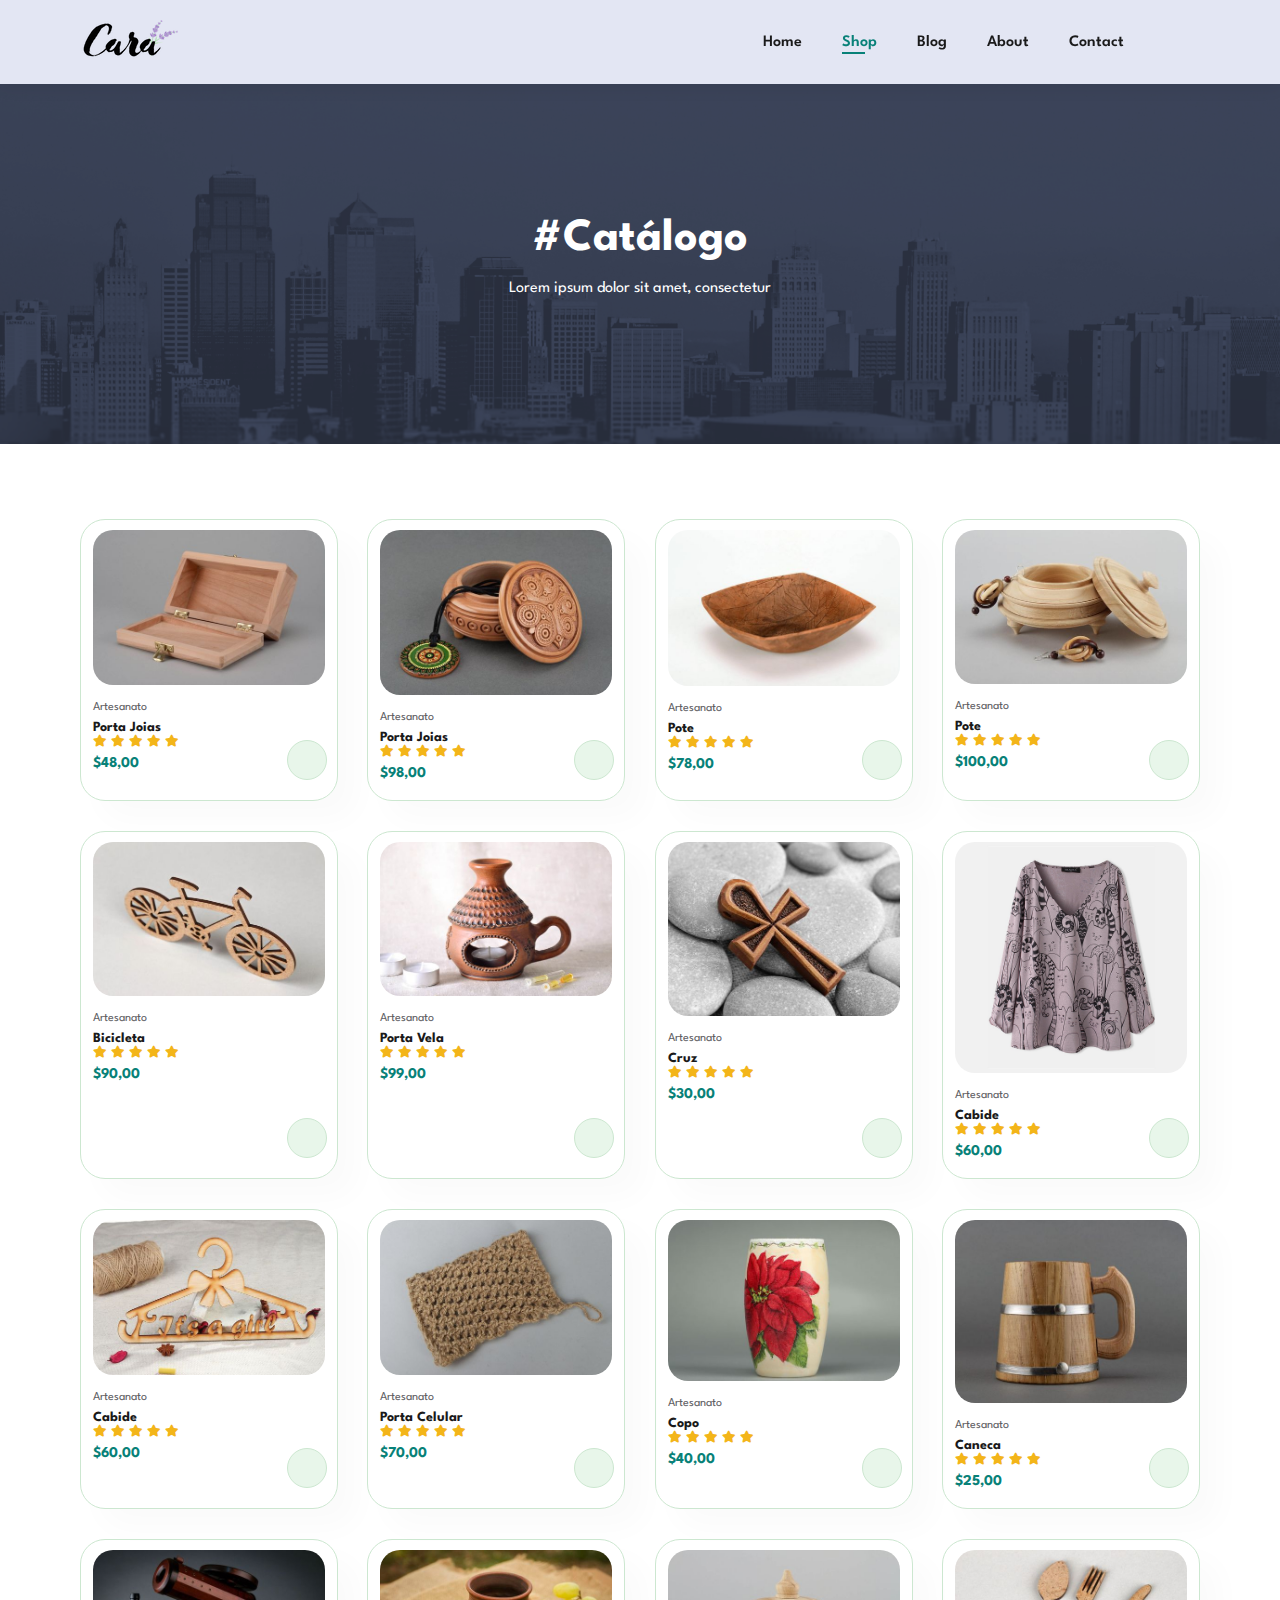
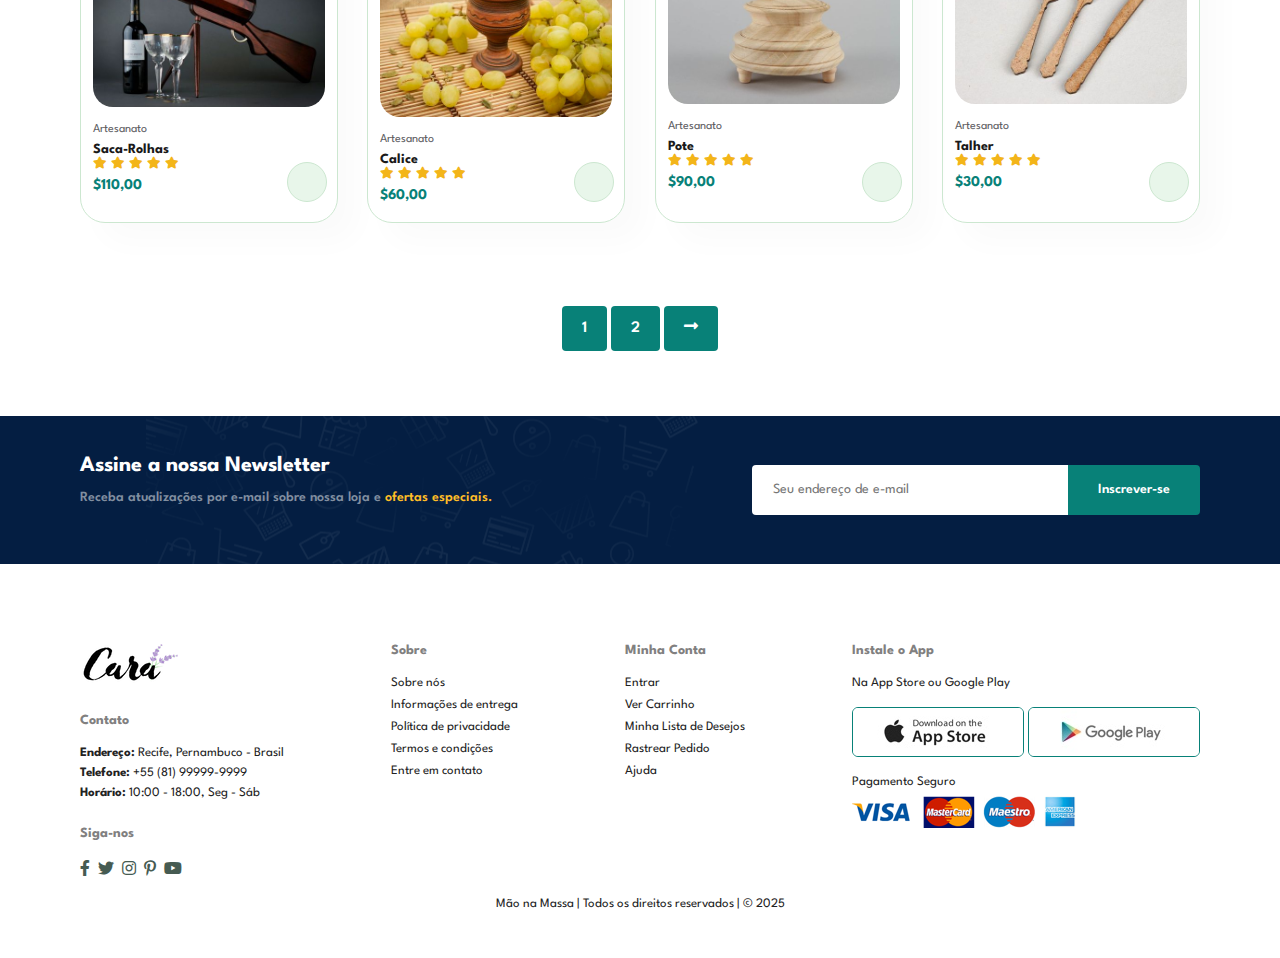
<file: m-o_na_massa-main/shop.html>
<!DOCTYPE html>
<html lang="en">

<head>
    <meta charset="UTF-8">
    <meta http-equiv="X-UA-Compatible" content="IE=edge">
    <meta name="viewport" content="width=device-width, initial-scale=1.0">
    <title>e-commerce website</title>

    <!-- font-awesome cdn link -->
    <link rel="stylesheet" href="https://pro.fontawesome.com/releases/v5.10.0/css/all.css" />

    <!-- custom css file link -->
    <link rel="stylesheet" href="style.css">

</head>

<body>

    <section id="header">
        <a href="#"><img src="images/logo.png" class="logo" alt=""></a>
        <div>
            <ul id="navbar">
                <li><a href="index.html">Home</a></li>
                <li><a class="active" href="shop.html">Shop</a></li>
                <li><a href="blog.html">Blog</a></li>
                <li><a href="about.html">About</a></li>
                <li><a href="contact.html">Contact</a></li>
                <li id="lg-bag"><a href="cart.html"><i class="far fa-shopping-bag"></i></a></li>
                <a href="#" id="close"><i class="far fa-times"></i></a>
            </ul>
        </div>
        <div id="mobile">
            <a href="cart.html"><i class="far fa-shopping-bag"></i></a>
            <i id="bar" class="fas fa-outdent"></i>
        </div>
    </section>

    <section id="page-header" class="about-header">
        <h2>#Catálogo</h2>
        <p>Lorem ipsum dolor sit amet, consectetur</p>
    </section>


    <section id="product1" class="section-p1">
        <div class="pro-container">
            <div class="pro" onclick="window.location.href='singleProduct.html';">
                <img src="images/products/f1.jpg" alt="">
                <div class="des">
                    <span>Artesanato</span>
                    <h5>Porta Joias</h5>
                    <div class="star">
                        <i class="fas fa-star"></i>
                        <i class="fas fa-star"></i>
                        <i class="fas fa-star"></i>
                        <i class="fas fa-star"></i>
                        <i class="fas fa-star"></i>
                    </div>
                    <h4>$48,00</h4>
                </div>
                <a href="#"><i class="fas fa-shopping-cart cart"></i></a>
            </div>
            <div class="pro">
                <img src="images/products/f2.jpg" alt="">
                <div class="des">
                    <span>Artesanato</span>
                    <h5>Porta Joias</h5>
                    <div class="star">
                        <i class="fas fa-star"></i>
                        <i class="fas fa-star"></i>
                        <i class="fas fa-star"></i>
                        <i class="fas fa-star"></i>
                        <i class="fas fa-star"></i>
                    </div>
                    <h4>$98,00</h4>
                </div>
                <a href="#"><i class="fas fa-shopping-cart cart"></i></a>
            </div>
            <div class="pro">
                <img src="images/products/f3.jpg" alt="">
                <div class="des">
                    <span>Artesanato</span>
                    <h5>Pote</h5>
                    <div class="star">
                        <i class="fas fa-star"></i>
                        <i class="fas fa-star"></i>
                        <i class="fas fa-star"></i>
                        <i class="fas fa-star"></i>
                        <i class="fas fa-star"></i>
                    </div>
                    <h4>$78,00</h4>
                </div>
                <a href="#"><i class="fas fa-shopping-cart cart"></i></a>
            </div>
            <div class="pro">
                <img src="images/products/f4.jpg" alt="">
                <div class="des">
                    <span>Artesanato</span>
                    <h5>Pote</h5>
                    <div class="star">
                        <i class="fas fa-star"></i>
                        <i class="fas fa-star"></i>
                        <i class="fas fa-star"></i>
                        <i class="fas fa-star"></i>
                        <i class="fas fa-star"></i>
                    </div>
                    <h4>$100,00</h4>
                </div>
                <a href="#"><i class="fas fa-shopping-cart cart"></i></a>
            </div>
            <div class="pro">
                <img src="images/products/f5.jpg" alt="">
                <div class="des">
                    <span>Artesanato</span>
                    <h5>Bicicleta</h5>
                    <div class="star">
                        <i class="fas fa-star"></i>
                        <i class="fas fa-star"></i>
                        <i class="fas fa-star"></i>
                        <i class="fas fa-star"></i>
                        <i class="fas fa-star"></i>
                    </div>
                    <h4>$90,00</h4>
                </div>
                <a href="#"><i class="fas fa-shopping-cart cart"></i></a>
            </div>
            <div class="pro">
                <img src="images/products/f6.jpg" alt="">
                <div class="des">
                    <span>Artesanato</span>
                    <h5>Porta Vela</h5>
                    <div class="star">
                        <i class="fas fa-star"></i>
                        <i class="fas fa-star"></i>
                        <i class="fas fa-star"></i>
                        <i class="fas fa-star"></i>
                        <i class="fas fa-star"></i>
                    </div>
                    <h4>$99,00</h4>
                </div>
                <a href="#"><i class="fas fa-shopping-cart cart"></i></a>
            </div>
            <div class="pro">
                <img src="images/products/f7.jpg" alt="">
                <div class="des">
                    <span>Artesanato</span>
                    <h5>Cruz</h5>
                    <div class="star">
                        <i class="fas fa-star"></i>
                        <i class="fas fa-star"></i>
                        <i class="fas fa-star"></i>
                        <i class="fas fa-star"></i>
                        <i class="fas fa-star"></i>
                    </div>
                    <h4>$30,00</h4>
                </div>
                <a href="#"><i class="fas fa-shopping-cart cart"></i></a>
            </div>
            <div class="pro">
                <img src="images/products/f8.jpg" alt="">
                <div class="des">
                    <span>Artesanato</span>
                    <h5>Cabide</h5>
                    <div class="star">
                        <i class="fas fa-star"></i>
                        <i class="fas fa-star"></i>
                        <i class="fas fa-star"></i>
                        <i class="fas fa-star"></i>
                        <i class="fas fa-star"></i>
                    </div>
                    <h4>$60,00</h4>
                </div>
                <a href="#"><i class="fas fa-shopping-cart cart"></i></a>
            </div>
            <div class="pro">
                <img src="images/products/n1.jpg" alt="">
                <div class="des">
                    <span>Artesanato</span>
                    <h5>Cabide</h5>
                    <div class="star">
                        <i class="fas fa-star"></i>
                        <i class="fas fa-star"></i>
                        <i class="fas fa-star"></i>
                        <i class="fas fa-star"></i>
                        <i class="fas fa-star"></i>
                    </div>
                    <h4>$60,00</h4>
                </div>
                <a href="#"><i class="fas fa-shopping-cart cart"></i></a>
            </div>
            <div class="pro">
                <img src="images/products/n2.jpg" alt="">
                <div class="des">
                    <span>Artesanato</span>
                    <h5>Porta Celular</h5>
                    <div class="star">
                        <i class="fas fa-star"></i>
                        <i class="fas fa-star"></i>
                        <i class="fas fa-star"></i>
                        <i class="fas fa-star"></i>
                        <i class="fas fa-star"></i>
                    </div>
                    <h4>$70,00</h4>
                </div>
                <a href="#"><i class="fas fa-shopping-cart cart"></i></a>
            </div>
            <div class="pro">
                <img src="images/products/n3.jpg" alt="">
                <div class="des">
                    <span>Artesanato</span>
                    <h5>Copo</h5>
                    <div class="star">
                        <i class="fas fa-star"></i>
                        <i class="fas fa-star"></i>
                        <i class="fas fa-star"></i>
                        <i class="fas fa-star"></i>
                        <i class="fas fa-star"></i>
                    </div>
                    <h4>$40,00</h4>
                </div>
                <a href="#"><i class="fas fa-shopping-cart cart"></i></a>
            </div>
            <div class="pro">
                <img src="images/products/n4.jpg" alt="">
                <div class="des">
                    <span>Artesanato</span>
                    <h5>Caneca</h5>
                    <div class="star">
                        <i class="fas fa-star"></i>
                        <i class="fas fa-star"></i>
                        <i class="fas fa-star"></i>
                        <i class="fas fa-star"></i>
                        <i class="fas fa-star"></i>
                    </div>
                    <h4>$25,00</h4>
                </div>
                <a href="#"><i class="fas fa-shopping-cart cart"></i></a>
            </div>
            <div class="pro">
                <img src="images/products/n5.jpg" alt="">
                <div class="des">
                    <span>Artesanato</span>
                    <h5>Saca-Rolhas</h5>
                    <div class="star">
                        <i class="fas fa-star"></i>
                        <i class="fas fa-star"></i>
                        <i class="fas fa-star"></i>
                        <i class="fas fa-star"></i>
                        <i class="fas fa-star"></i>
                    </div>
                    <h4>$110,00</h4>
                </div>
                <a href="#"><i class="fas fa-shopping-cart cart"></i></a>
            </div>
            <div class="pro">
                <img src="images/products/n6.jpg" alt="">
                <div class="des">
                    <span>Artesanato</span>
                    <h5>Calice</h5>
                    <div class="star">
                        <i class="fas fa-star"></i>
                        <i class="fas fa-star"></i>
                        <i class="fas fa-star"></i>
                        <i class="fas fa-star"></i>
                        <i class="fas fa-star"></i>
                    </div>
                    <h4>$60,00</h4>
                </div>
                <a href="#"><i class="fas fa-shopping-cart cart"></i></a>
            </div>
            <div class="pro">
                <img src="images/products/n7.jpg" alt="">
                <div class="des">
                    <span>Artesanato</span>
                    <h5>Pote</h5>
                    <div class="star">
                        <i class="fas fa-star"></i>
                        <i class="fas fa-star"></i>
                        <i class="fas fa-star"></i>
                        <i class="fas fa-star"></i>
                        <i class="fas fa-star"></i>
                    </div>
                    <h4>$90,00</h4>
                </div>
                <a href="#"><i class="fas fa-shopping-cart cart"></i></a>
            </div>
            <div class="pro">
                <img src="images/products/n8.jpg" alt="">
                <div class="des">
                    <span>Artesanato</span>
                    <h5>Talher</h5>
                    <div class="star">
                        <i class="fas fa-star"></i>
                        <i class="fas fa-star"></i>
                        <i class="fas fa-star"></i>
                        <i class="fas fa-star"></i>
                        <i class="fas fa-star"></i>
                    </div>
                    <h4>$30,00</h4>
                </div>
                <a href="#"><i class="fas fa-shopping-cart cart"></i></a>
            </div>
        </div>
    </section>

    <section id="pagination" class="section-p1">
        <a href="#">1</a>
        <a href="#">2</a>
        <a href="#"><i class="fas fa-long-arrow-alt-right"></i></a>
    </section>

    <section id="newsletter" class="section-p1 section-m1">
        <div class="newstext">
            <h4>Assine a nossa Newsletter</h4>
            <p>Receba atualizações por e-mail sobre nossa loja e <span>ofertas especiais.</span></p>
        </div>
        <div class="form">
            <input type="text" placeholder="Seu endereço de e-mail">
            <button class="normal">Inscrever-se</button>
        </div>
    </section>

    <footer class="section-p1">
        <div class="col">
            <img class="logo" src="images/logo.png" alt="">
            <h4>Contato</h4>
            <p><strong>Endereço:</strong> Recife, Pernambuco - Brasil</p>
            <p><strong>Telefone:</strong> +55 (81) 99999-9999</p>
            <p><strong>Horário:</strong> 10:00 - 18:00, Seg - Sáb</p>
            <div class="follow">
                <h4>Siga-nos</h4>
                <div class="icon">
                    <i class="fab fa-facebook-f"></i>
                    <i class="fab fa-twitter"></i>
                    <i class="fab fa-instagram"></i>
                    <i class="fab fa-pinterest-p"></i>
                    <i class="fab fa-youtube"></i>
                </div>
            </div>
        </div>
        <div class="col">
            <h4>Sobre</h4>
            <a href="#">Sobre nós</a>
            <a href="#">Informações de entrega</a>
            <a href="#">Política de privacidade</a>
            <a href="#">Termos e condições</a>
            <a href="#">Entre em contato</a>
        </div>
        <div class="col">
            <h4>Minha Conta</h4>
            <a href="#">Entrar</a>
            <a href="#">Ver Carrinho</a>
            <a href="#">Minha Lista de Desejos</a>
            <a href="#">Rastrear Pedido</a>
            <a href="#">Ajuda</a>
        </div>
        <div class="col install">
            <h4>Instale o App</h4>
            <p>Na App Store ou Google Play</p>
            <div class="row">
                <img src="images/pay/app.jpg" alt="">
                <img src="images/pay/play.jpg" alt="">
            </div>
            <p>Pagamento Seguro</p>
            <img src="images/pay/pay.png" alt="">
        </div>
        <div class="copyright">
            <p>Mão na Massa | Todos os direitos reservados | &#169; 2025</p>
        </div>
    </footer>


    <!-- javascript script file link -->
    <script src="script.js"></script>
</body>

</html>
</file>
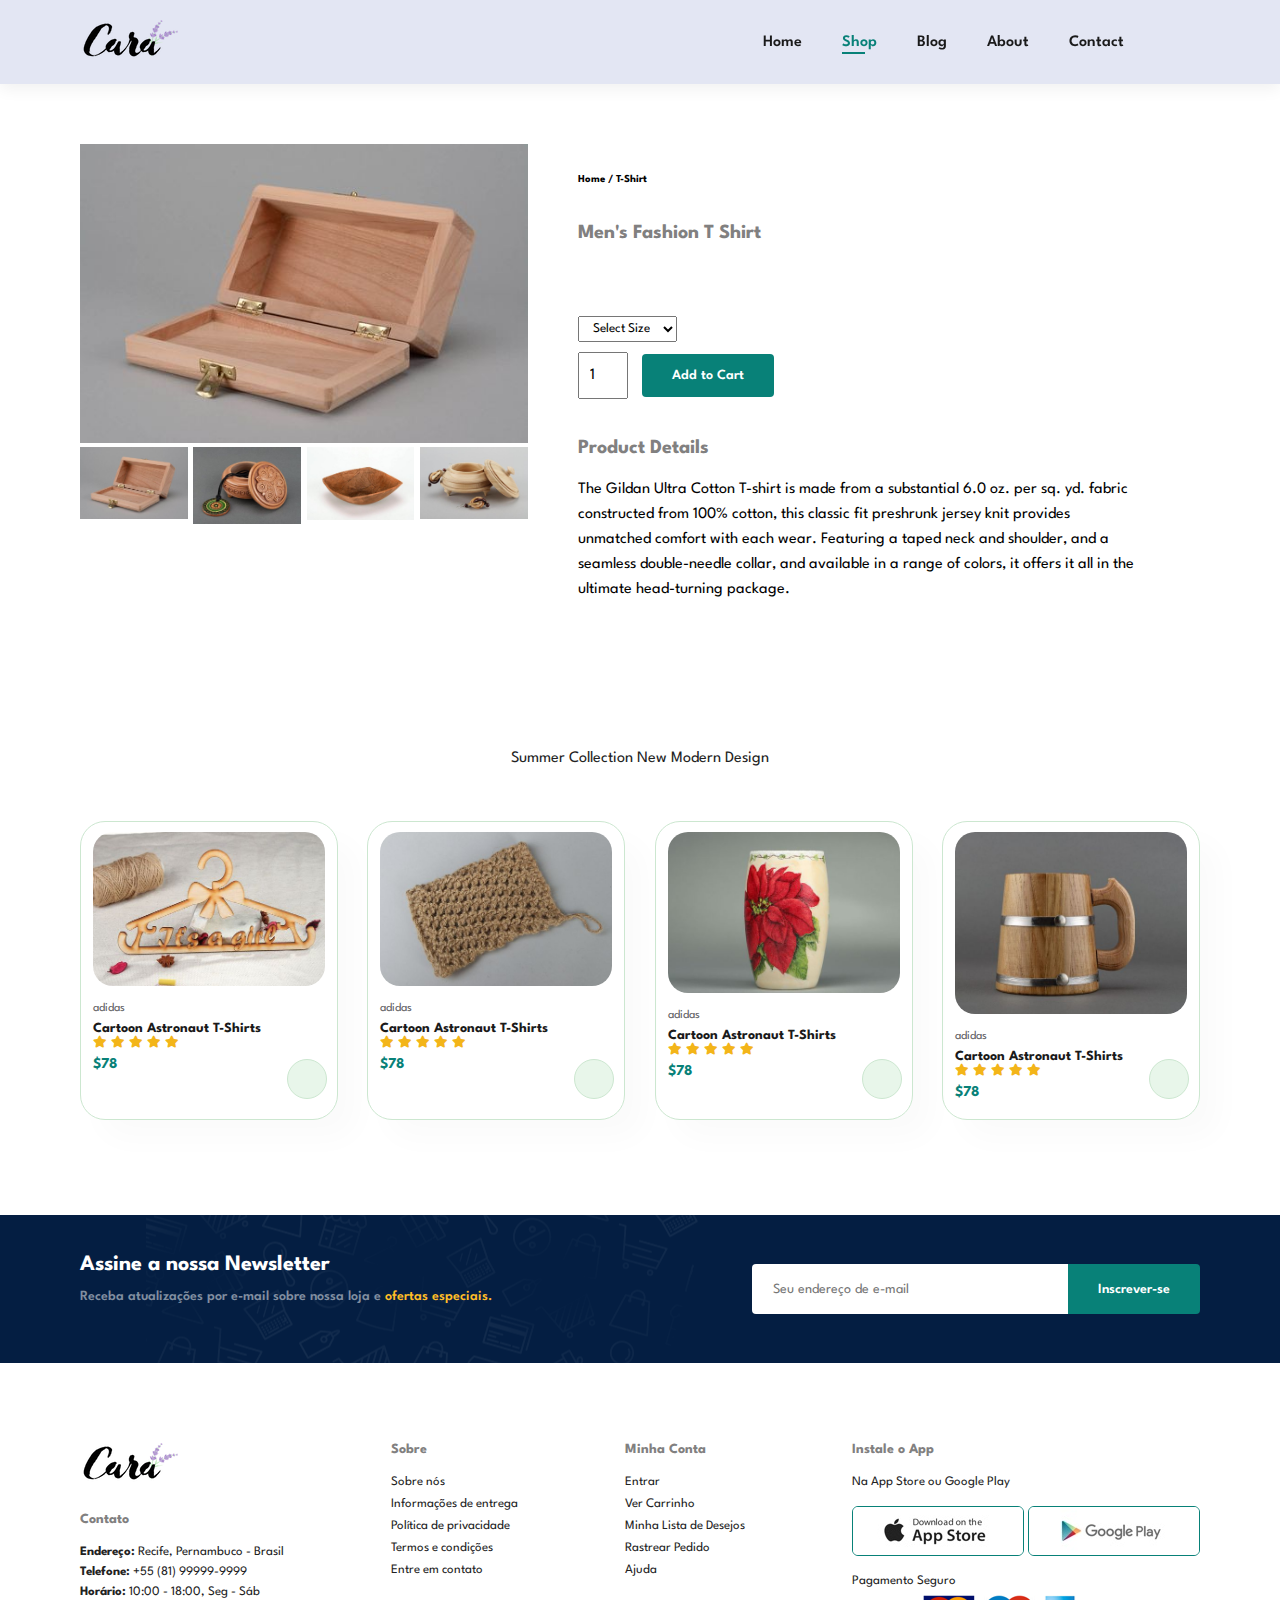
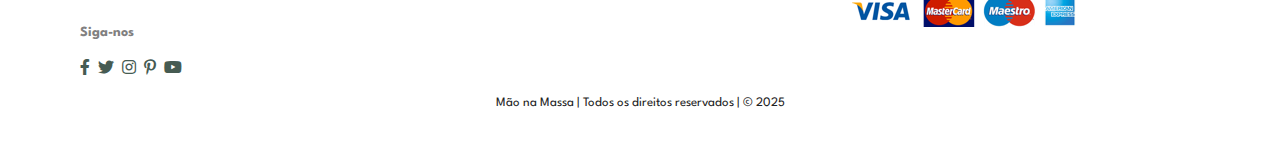
<file: m-o_na_massa-main/singleProduct.html>
<!DOCTYPE html>
<html lang="en">

<head>
    <meta charset="UTF-8">
    <meta http-equiv="X-UA-Compatible" content="IE=edge">
    <meta name="viewport" content="width=device-width, initial-scale=1.0">
    <title>e-commerce website</title>

    <!-- font-awesome cdn link -->
    <link rel="stylesheet" href="https://pro.fontawesome.com/releases/v5.10.0/css/all.css" />

    <!-- custom css file link -->
    <link rel="stylesheet" href="style.css">

</head>

<body>

    <section id="header">
        <a href="#"><img src="images/logo.png" class="logo" alt=""></a>
        <div>
            <ul id="navbar">
                <li><a href="index.html">Home</a></li>
                <li><a class="active" href="shop.html">Shop</a></li>
                <li><a href="blog.html">Blog</a></li>
                <li><a href="about.html">About</a></li>
                <li><a href="contact.html">Contact</a></li>
                <li id="lg-bag"><a href="cart.html"><i class="far fa-shopping-bag"></i></a></li>
                <a href="#" id="close"><i class="far fa-times"></i></a>
            </ul>
        </div>
        <div id="mobile">
            <a href="cart.html"><i class="far fa-shopping-bag"></i></a>
            <i id="bar" class="fas fa-outdent"></i>
        </div>
    </section>

    <section id="productdetails" class="section-p1">
        <div class="single-pro-image">
            <img src="images/products/f1.jpg" width="100%" id="MainImg" alt="">
            <div class="small-image-group">
                <div class="small-img-col">
                    <img src="images/products/f1.jpg" width="100%" class="small-img" alt="">
                </div>
                <div class="small-img-col">
                    <img src="images/products/f2.jpg" width="100%" class="small-img" alt="">
                </div>
                <div class="small-img-col">
                    <img src="images/products/f3.jpg" width="100%" class="small-img" alt="">
                </div>
                <div class="small-img-col">
                    <img src="images/products/f4.jpg" width="100%" class="small-img" alt="">
                </div>
            </div>
        </div>
        <div class="single-pro-details">
            <h6>Home / T-Shirt</h6>
            <h4>Men's Fashion T Shirt</h4>
            <h2>$139.00</h2>
            <select>
                <option>Select Size</option>
                <option>XL</option>
                <option>XXL</option>
                <option>Small</option>
                <option>Large</option>
            </select>
            <input type="number" value="1">
            <button class="normal">Add to Cart</button>
            <h4>Product Details</h4>
            <span>The Gildan Ultra Cotton T-shirt is made from a substantial 6.0 oz. per sq. yd. fabric
                constructed from 100% cotton, this classic fit preshrunk jersey knit provides unmatched comfort
                with each wear. Featuring a taped neck and shoulder, and a seamless double-needle collar, and available in a range
                of colors, it offers it all in the ultimate head-turning package.
            </span>
        </div>
    </section>

    <section id="product1" class="section-p1">
        <h2>Featured Products</h2>
        <p>Summer Collection New Modern Design</p>
        <div class="pro-container">
            <div class="pro">
                <img src="images/products/n1.jpg" alt="">
                <div class="des">
                    <span>adidas</span>
                    <h5>Cartoon Astronaut T-Shirts</h5>
                    <div class="star">
                        <i class="fas fa-star"></i>
                        <i class="fas fa-star"></i>
                        <i class="fas fa-star"></i>
                        <i class="fas fa-star"></i>
                        <i class="fas fa-star"></i>
                    </div>
                    <h4>$78</h4>
                </div>
                <a href="#"><i class="fas fa-shopping-cart cart"></i></a>
            </div>
            <div class="pro">
                <img src="images/products/n2.jpg" alt="">
                <div class="des">
                    <span>adidas</span>
                    <h5>Cartoon Astronaut T-Shirts</h5>
                    <div class="star">
                        <i class="fas fa-star"></i>
                        <i class="fas fa-star"></i>
                        <i class="fas fa-star"></i>
                        <i class="fas fa-star"></i>
                        <i class="fas fa-star"></i>
                    </div>
                    <h4>$78</h4>
                </div>
                <a href="#"><i class="fas fa-shopping-cart cart"></i></a>
            </div>
            <div class="pro">
                <img src="images/products/n3.jpg" alt="">
                <div class="des">
                    <span>adidas</span>
                    <h5>Cartoon Astronaut T-Shirts</h5>
                    <div class="star">
                        <i class="fas fa-star"></i>
                        <i class="fas fa-star"></i>
                        <i class="fas fa-star"></i>
                        <i class="fas fa-star"></i>
                        <i class="fas fa-star"></i>
                    </div>
                    <h4>$78</h4>
                </div>
                <a href="#"><i class="fas fa-shopping-cart cart"></i></a>
            </div>
            <div class="pro">
                <img src="images/products/n4.jpg" alt="">
                <div class="des">
                    <span>adidas</span>
                    <h5>Cartoon Astronaut T-Shirts</h5>
                    <div class="star">
                        <i class="fas fa-star"></i>
                        <i class="fas fa-star"></i>
                        <i class="fas fa-star"></i>
                        <i class="fas fa-star"></i>
                        <i class="fas fa-star"></i>
                    </div>
                    <h4>$78</h4>
                </div>
                <a href="#"><i class="fas fa-shopping-cart cart"></i></a>
            </div>
        </div>
    </section>

    <section id="newsletter" class="section-p1 section-m1">
        <div class="newstext">
            <h4>Assine a nossa Newsletter</h4>
            <p>Receba atualizações por e-mail sobre nossa loja e <span>ofertas especiais.</span></p>
        </div>
        <div class="form">
            <input type="text" placeholder="Seu endereço de e-mail">
            <button class="normal">Inscrever-se</button>
        </div>
    </section>

    <footer class="section-p1">
        <div class="col">
            <img class="logo" src="images/logo.png" alt="">
            <h4>Contato</h4>
            <p><strong>Endereço:</strong> Recife, Pernambuco - Brasil</p>
            <p><strong>Telefone:</strong> +55 (81) 99999-9999</p>
            <p><strong>Horário:</strong> 10:00 - 18:00, Seg - Sáb</p>
            <div class="follow">
                <h4>Siga-nos</h4>
                <div class="icon">
                    <i class="fab fa-facebook-f"></i>
                    <i class="fab fa-twitter"></i>
                    <i class="fab fa-instagram"></i>
                    <i class="fab fa-pinterest-p"></i>
                    <i class="fab fa-youtube"></i>
                </div>
            </div>
        </div>
        <div class="col">
            <h4>Sobre</h4>
            <a href="#">Sobre nós</a>
            <a href="#">Informações de entrega</a>
            <a href="#">Política de privacidade</a>
            <a href="#">Termos e condições</a>
            <a href="#">Entre em contato</a>
        </div>
        <div class="col">
            <h4>Minha Conta</h4>
            <a href="#">Entrar</a>
            <a href="#">Ver Carrinho</a>
            <a href="#">Minha Lista de Desejos</a>
            <a href="#">Rastrear Pedido</a>
            <a href="#">Ajuda</a>
        </div>
        <div class="col install">
            <h4>Instale o App</h4>
            <p>Na App Store ou Google Play</p>
            <div class="row">
                <img src="images/pay/app.jpg" alt="">
                <img src="images/pay/play.jpg" alt="">
            </div>
            <p>Pagamento Seguro</p>
            <img src="images/pay/pay.png" alt="">
        </div>
        <div class="copyright">
            <p>Mão na Massa | Todos os direitos reservados | &#169; 2025</p>
        </div>
    </footer>

    <!-- javascript script file code -->
    <script>
        var mainImg = document.getElementById("MainImg");
        var smallImg = document.getElementsByClassName("small-img");
        smallImg[0].onclick = function() {
            mainImg.src = smallImg[0].src;
        }
        smallImg[1].onclick = function () {
            mainImg.src = smallImg[1].src;
        }
        smallImg[2].onclick = function () {
            mainImg.src = smallImg[2].src;
        }
        smallImg[3].onclick = function () {
            mainImg.src = smallImg[3].src;
        }
    </script>

    <!-- javascript script file link -->
    <script src="script.js"></script>
</body>

</html>
</file>
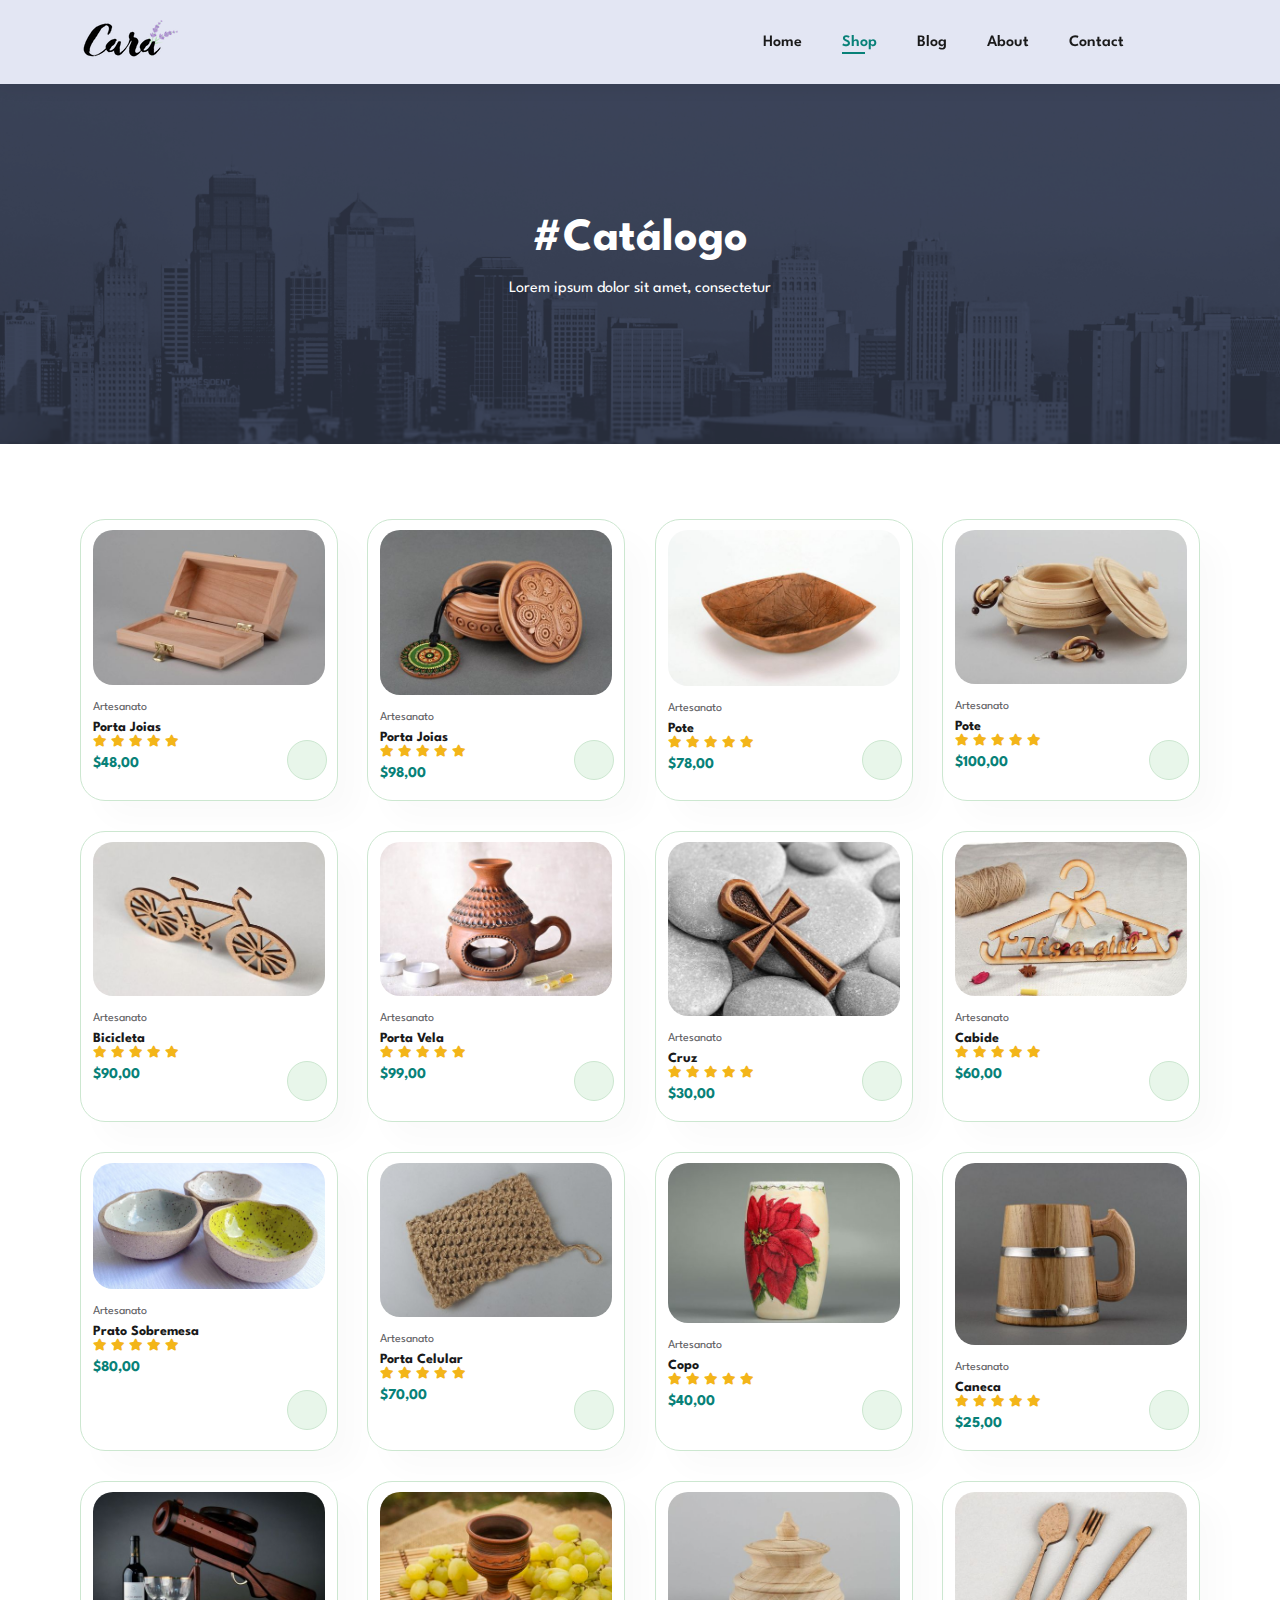
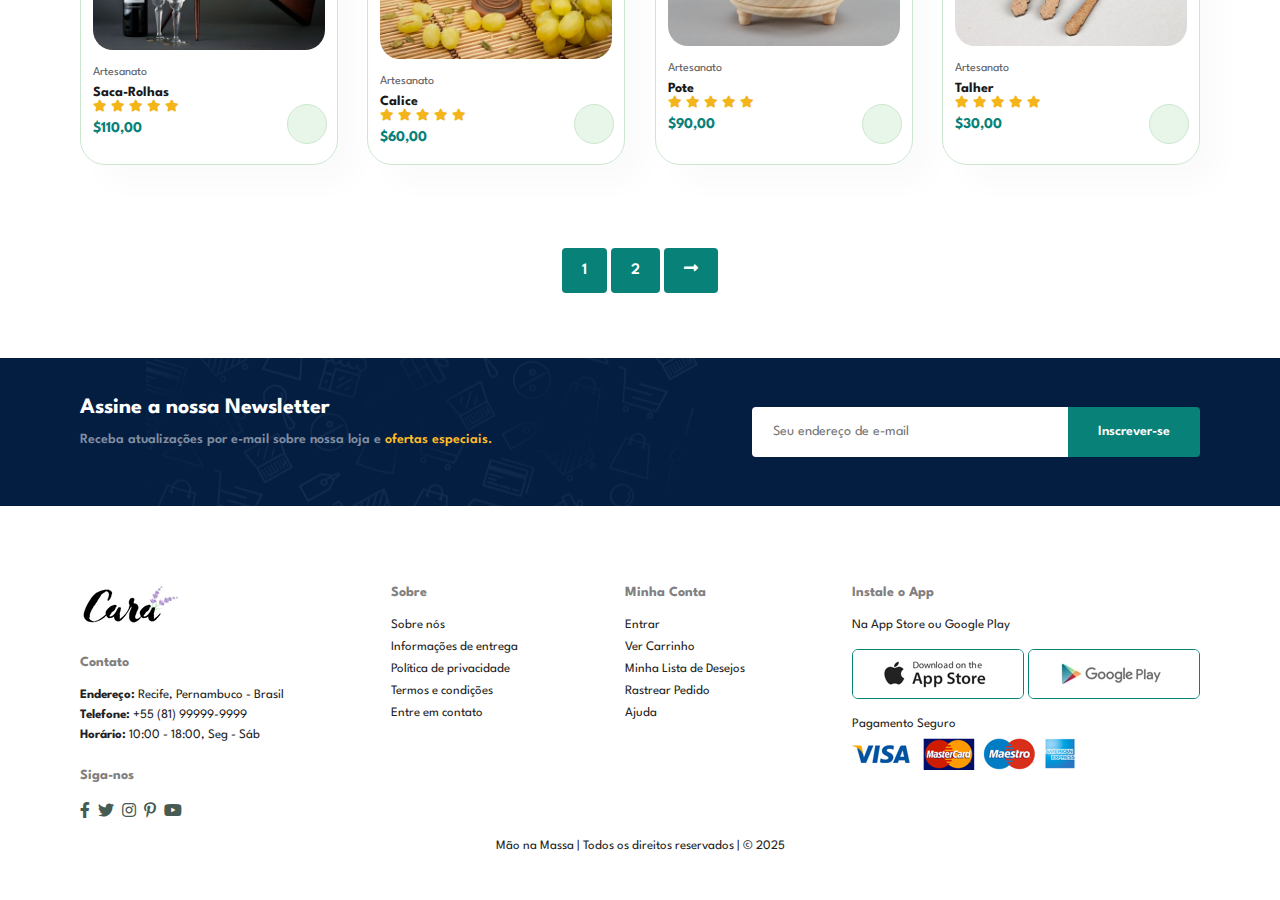
<file: projeto/shop.html>
<!DOCTYPE html>
<html lang="en">

<head>
    <meta charset="UTF-8">
    <meta http-equiv="X-UA-Compatible" content="IE=edge">
    <meta name="viewport" content="width=device-width, initial-scale=1.0">
    <title>e-commerce website</title>

    <!-- font-awesome cdn link -->
    <link rel="stylesheet" href="https://pro.fontawesome.com/releases/v5.10.0/css/all.css" />

    <!-- custom css file link -->
    <link rel="stylesheet" href="style.css">

</head>

<body>

    <section id="header">
        <a href="#"><img src="images/logo.png" class="logo" alt=""></a>
        <div>
            <ul id="navbar">
                <li><a href="index.html">Home</a></li>
                <li><a class="active" href="shop.html">Shop</a></li>
                <li><a href="blog.html">Blog</a></li>
                <li><a href="about.html">About</a></li>
                <li><a href="contact.html">Contact</a></li>
                <li id="lg-bag"><a href="cart.html"><i class="far fa-shopping-bag"></i></a></li>
                <a href="#" id="close"><i class="far fa-times"></i></a>
            </ul>
        </div>
        <div id="mobile">
            <a href="cart.html"><i class="far fa-shopping-bag"></i></a>
            <i id="bar" class="fas fa-outdent"></i>
        </div>
    </section>

    <section id="page-header" class="about-header">
        <h2>#Catálogo</h2>
        <p>Lorem ipsum dolor sit amet, consectetur</p>
    </section>


    <section id="product1" class="section-p1">
        <div class="pro-container">
            <div class="pro" onclick="window.location.href='singleProduct.html';">
                <img src="images/products/f1.jpg" alt="">
                <div class="des">
                    <span>Artesanato</span>
                    <h5>Porta Joias</h5>
                    <div class="star">
                        <i class="fas fa-star"></i>
                        <i class="fas fa-star"></i>
                        <i class="fas fa-star"></i>
                        <i class="fas fa-star"></i>
                        <i class="fas fa-star"></i>
                    </div>
                    <h4>$48,00</h4>
                </div>
                <a href="#"><i class="fas fa-shopping-cart cart"></i></a>
            </div>
            <div class="pro">
                <img src="images/products/f2.jpg" alt="">
                <div class="des">
                    <span>Artesanato</span>
                    <h5>Porta Joias</h5>
                    <div class="star">
                        <i class="fas fa-star"></i>
                        <i class="fas fa-star"></i>
                        <i class="fas fa-star"></i>
                        <i class="fas fa-star"></i>
                        <i class="fas fa-star"></i>
                    </div>
                    <h4>$98,00</h4>
                </div>
                <a href="#"><i class="fas fa-shopping-cart cart"></i></a>
            </div>
            <div class="pro">
                <img src="images/products/f3.jpg" alt="">
                <div class="des">
                    <span>Artesanato</span>
                    <h5>Pote</h5>
                    <div class="star">
                        <i class="fas fa-star"></i>
                        <i class="fas fa-star"></i>
                        <i class="fas fa-star"></i>
                        <i class="fas fa-star"></i>
                        <i class="fas fa-star"></i>
                    </div>
                    <h4>$78,00</h4>
                </div>
                <a href="#"><i class="fas fa-shopping-cart cart"></i></a>
            </div>
            <div class="pro">
                <img src="images/products/f4.jpg" alt="">
                <div class="des">
                    <span>Artesanato</span>
                    <h5>Pote</h5>
                    <div class="star">
                        <i class="fas fa-star"></i>
                        <i class="fas fa-star"></i>
                        <i class="fas fa-star"></i>
                        <i class="fas fa-star"></i>
                        <i class="fas fa-star"></i>
                    </div>
                    <h4>$100,00</h4>
                </div>
                <a href="#"><i class="fas fa-shopping-cart cart"></i></a>
            </div>
            <div class="pro">
                <img src="images/products/f5.jpg" alt="">
                <div class="des">
                    <span>Artesanato</span>
                    <h5>Bicicleta</h5>
                    <div class="star">
                        <i class="fas fa-star"></i>
                        <i class="fas fa-star"></i>
                        <i class="fas fa-star"></i>
                        <i class="fas fa-star"></i>
                        <i class="fas fa-star"></i>
                    </div>
                    <h4>$90,00</h4>
                </div>
                <a href="#"><i class="fas fa-shopping-cart cart"></i></a>
            </div>
            <div class="pro">
                <img src="images/products/f6.jpg" alt="">
                <div class="des">
                    <span>Artesanato</span>
                    <h5>Porta Vela</h5>
                    <div class="star">
                        <i class="fas fa-star"></i>
                        <i class="fas fa-star"></i>
                        <i class="fas fa-star"></i>
                        <i class="fas fa-star"></i>
                        <i class="fas fa-star"></i>
                    </div>
                    <h4>$99,00</h4>
                </div>
                <a href="#"><i class="fas fa-shopping-cart cart"></i></a>
            </div>
            <div class="pro">
                <img src="images/products/f7.jpg" alt="">
                <div class="des">
                    <span>Artesanato</span>
                    <h5>Cruz</h5>
                    <div class="star">
                        <i class="fas fa-star"></i>
                        <i class="fas fa-star"></i>
                        <i class="fas fa-star"></i>
                        <i class="fas fa-star"></i>
                        <i class="fas fa-star"></i>
                    </div>
                    <h4>$30,00</h4>
                </div>
                <a href="#"><i class="fas fa-shopping-cart cart"></i></a>
            </div>
            <div class="pro">
                <img src="images/products/n1.jpg" alt="">
                <div class="des">
                    <span>Artesanato</span>
                    <h5>Cabide</h5>
                    <div class="star">
                        <i class="fas fa-star"></i>
                        <i class="fas fa-star"></i>
                        <i class="fas fa-star"></i>
                        <i class="fas fa-star"></i>
                        <i class="fas fa-star"></i>
                    </div>
                    <h4>$60,00</h4>
                </div>
                <a href="#"><i class="fas fa-shopping-cart cart"></i></a>
            </div>
            <div class="pro">
                <img src="images/products/prato_sobremesa.jpg" alt="">
                <div class="des">
                    <span>Artesanato</span>
                    <h5>Prato Sobremesa</h5>
                    <div class="star">
                        <i class="fas fa-star"></i>
                        <i class="fas fa-star"></i>
                        <i class="fas fa-star"></i>
                        <i class="fas fa-star"></i>
                        <i class="fas fa-star"></i>
                    </div>
                    <h4>$80,00</h4>
                </div>
                <a href="#"><i class="fas fa-shopping-cart cart"></i></a>
            </div>
            <div class="pro">
                <img src="images/products/n2.jpg" alt="">
                <div class="des">
                    <span>Artesanato</span>
                    <h5>Porta Celular</h5>
                    <div class="star">
                        <i class="fas fa-star"></i>
                        <i class="fas fa-star"></i>
                        <i class="fas fa-star"></i>
                        <i class="fas fa-star"></i>
                        <i class="fas fa-star"></i>
                    </div>
                    <h4>$70,00</h4>
                </div>
                <a href="#"><i class="fas fa-shopping-cart cart"></i></a>
            </div>
            <div class="pro">
                <img src="images/products/n3.jpg" alt="">
                <div class="des">
                    <span>Artesanato</span>
                    <h5>Copo</h5>
                    <div class="star">
                        <i class="fas fa-star"></i>
                        <i class="fas fa-star"></i>
                        <i class="fas fa-star"></i>
                        <i class="fas fa-star"></i>
                        <i class="fas fa-star"></i>
                    </div>
                    <h4>$40,00</h4>
                </div>
                <a href="#"><i class="fas fa-shopping-cart cart"></i></a>
            </div>
            <div class="pro">
                <img src="images/products/n4.jpg" alt="">
                <div class="des">
                    <span>Artesanato</span>
                    <h5>Caneca</h5>
                    <div class="star">
                        <i class="fas fa-star"></i>
                        <i class="fas fa-star"></i>
                        <i class="fas fa-star"></i>
                        <i class="fas fa-star"></i>
                        <i class="fas fa-star"></i>
                    </div>
                    <h4>$25,00</h4>
                </div>
                <a href="#"><i class="fas fa-shopping-cart cart"></i></a>
            </div>
            <div class="pro">
                <img src="images/products/n5.jpg" alt="">
                <div class="des">
                    <span>Artesanato</span>
                    <h5>Saca-Rolhas</h5>
                    <div class="star">
                        <i class="fas fa-star"></i>
                        <i class="fas fa-star"></i>
                        <i class="fas fa-star"></i>
                        <i class="fas fa-star"></i>
                        <i class="fas fa-star"></i>
                    </div>
                    <h4>$110,00</h4>
                </div>
                <a href="#"><i class="fas fa-shopping-cart cart"></i></a>
            </div>
            <div class="pro">
                <img src="images/products/n6.jpg" alt="">
                <div class="des">
                    <span>Artesanato</span>
                    <h5>Calice</h5>
                    <div class="star">
                        <i class="fas fa-star"></i>
                        <i class="fas fa-star"></i>
                        <i class="fas fa-star"></i>
                        <i class="fas fa-star"></i>
                        <i class="fas fa-star"></i>
                    </div>
                    <h4>$60,00</h4>
                </div>
                <a href="#"><i class="fas fa-shopping-cart cart"></i></a>
            </div>
            <div class="pro">
                <img src="images/products/n7.jpg" alt="">
                <div class="des">
                    <span>Artesanato</span>
                    <h5>Pote</h5>
                    <div class="star">
                        <i class="fas fa-star"></i>
                        <i class="fas fa-star"></i>
                        <i class="fas fa-star"></i>
                        <i class="fas fa-star"></i>
                        <i class="fas fa-star"></i>
                    </div>
                    <h4>$90,00</h4>
                </div>
                <a href="#"><i class="fas fa-shopping-cart cart"></i></a>
            </div>
            <div class="pro">
                <img src="images/products/n8.jpg" alt="">
                <div class="des">
                    <span>Artesanato</span>
                    <h5>Talher</h5>
                    <div class="star">
                        <i class="fas fa-star"></i>
                        <i class="fas fa-star"></i>
                        <i class="fas fa-star"></i>
                        <i class="fas fa-star"></i>
                        <i class="fas fa-star"></i>
                    </div>
                    <h4>$30,00</h4>
                </div>
                <a href="#"><i class="fas fa-shopping-cart cart"></i></a>
            </div>
        </div>
    </section>

    <section id="pagination" class="section-p1">
        <a href="#">1</a>
        <a href="#">2</a>
        <a href="#"><i class="fas fa-long-arrow-alt-right"></i></a>
    </section>

    <section id="newsletter" class="section-p1 section-m1">
        <div class="newstext">
            <h4>Assine a nossa Newsletter</h4>
            <p>Receba atualizações por e-mail sobre nossa loja e <span>ofertas especiais.</span></p>
        </div>
        <div class="form">
            <input type="text" placeholder="Seu endereço de e-mail">
            <button class="normal">Inscrever-se</button>
        </div>
    </section>

    <footer class="section-p1">
        <div class="col">
            <img class="logo" src="images/logo.png" alt="">
            <h4>Contato</h4>
            <p><strong>Endereço:</strong> Recife, Pernambuco - Brasil</p>
            <p><strong>Telefone:</strong> +55 (81) 99999-9999</p>
            <p><strong>Horário:</strong> 10:00 - 18:00, Seg - Sáb</p>
            <div class="follow">
                <h4>Siga-nos</h4>
                <div class="icon">
                    <i class="fab fa-facebook-f"></i>
                    <i class="fab fa-twitter"></i>
                    <i class="fab fa-instagram"></i>
                    <i class="fab fa-pinterest-p"></i>
                    <i class="fab fa-youtube"></i>
                </div>
            </div>
        </div>
        <div class="col">
            <h4>Sobre</h4>
            <a href="#">Sobre nós</a>
            <a href="#">Informações de entrega</a>
            <a href="#">Política de privacidade</a>
            <a href="#">Termos e condições</a>
            <a href="#">Entre em contato</a>
        </div>
        <div class="col">
            <h4>Minha Conta</h4>
            <a href="#">Entrar</a>
            <a href="#">Ver Carrinho</a>
            <a href="#">Minha Lista de Desejos</a>
            <a href="#">Rastrear Pedido</a>
            <a href="#">Ajuda</a>
        </div>
        <div class="col install">
            <h4>Instale o App</h4>
            <p>Na App Store ou Google Play</p>
            <div class="row">
                <img src="images/pay/app.jpg" alt="">
                <img src="images/pay/play.jpg" alt="">
            </div>
            <p>Pagamento Seguro</p>
            <img src="images/pay/pay.png" alt="">
        </div>
        <div class="copyright">
            <p>Mão na Massa | Todos os direitos reservados | &#169; 2025</p>
        </div>
    </footer>


    <!-- javascript script file link -->
    <script src="script.js"></script>
</body>

</html>
</file>
<file: m-o_na_massa-main/style.css>
@import url('https://fonts.googleapis.com/css2?family=Spartan:wght@100;200;300;400;500;600;700;800;900&display=swap');

* {
    margin: 0;
    padding: 0;
    box-sizing: border-box;
    font-family: 'Spartan',sans-serif;
}

h1 {
    font-size: 50px;
    line-height: 64px;
    color: #222;
}

h2 {
    font-size: 46px;
    line-height: 54px;
    color: #ffffff;
}

#hero p{
    color: #fff;
}

h4 {
    font-size: 20px;
    color: #818080;
}

h6 {
    font-weight: 700;
    font-size: 12x;
}

p {
    font-size: 16px;
    color: #222;
    margin: 15px 0 20px 0;
}

.section-p1 {
    padding: 40px 80px;
}

.section-m1 {
    margin: 40px 0;
}

button.normal {
    font-size: 14px;
    font-weight: 600;
    padding: 15px 30px;
    color: #000;
    background-color: #fff;
    border-radius: 4px;
    cursor: pointer;
    border: none;
    outline: none;
    transition: 0.2s ease;
}

button.white {
    font-size: 13px;
    font-weight: 600;
    padding: 11px 18px;
    color: #fff;
    background-color: transparent;
    cursor: pointer;
    border: 1px solid #fff;
    outline: none;
    transition: 0.2s ease;
}

body {
    width: 100%;
}

/* Header Start */

#header {
    display: flex;
    align-items: center;
    justify-content: space-between;
    padding: 20px 80px;
    background: #E3E6F3;
    box-shadow: 0 5px 15px rgba(0, 0, 0, 0.06);
    z-index: 999;
    position: sticky;
    top: 0;
}

#navbar {
    display: flex;
    align-items: center;
    justify-content: center;
}

#navbar li {
    list-style: none;
    padding: 0 20px;
    position: relative;
}

#navbar li a {
    text-decoration: none;
    font-size: 16px;
    font-weight: 600;
    color: #1a1a1a;
    transition: 0.3s ease; 
}

#navbar li a:hover,
#navbar li a.active {
    color: #088178;
}

#navbar li a:hover::after,
#navbar li a.active::after {
    content: "";
    width: 30%;
    height: 2px;
    background: #088178;
    position: absolute;
    bottom: -4px;
    left: 20px;
}

#close {
    display: none;
}

#mobile {
    display: none;
    align-items: center;
}

/* Home Page */

#hero {
    background-image: url(images/hero4.jpg);
    width: 100%;
    height: 90vh;
    background-size: cover;
    background-position: top 25% right 0;
    padding: 0 80px;
    display: flex;
    flex-direction: column;
    align-items: flex-start;
    justify-content: center;
}

#hero h4 {
    padding-bottom: 15px;
}

#hero h1 {
    color: #088178;
}

#hero button {
    background-image: url(images/button.png);
    background-color: transparent;
    color: #088178;
    border: 0;
    padding: 14px 80px 14px 65px;
    background-repeat: no-repeat;
    cursor: pointer;
    font-weight: 700;
    font-size: 15px;
}

#feature {
    display: flex;
    align-items: center;
    justify-content: space-between;
    flex-wrap: wrap;
}

#feature .fe-box {
    width: 180px;
    text-align: center;
    padding: 25px 15px;
    box-shadow: 20px 20px 34px rgba(0, 0, 0, 0.03);
    border: 1px solid #cce7d0;
    border-radius: 4px;
    margin: 15px 0;
}

#feature .fe-box:hover {
    box-shadow: 10px 10px 54px rgba(70, 62, 221, 0.1);
}

#feature .fe-box img{
    width: 100%;
    margin-bottom: 10px;
}

#feature .fe-box h6 {
    display: inline-block;
    padding: 9px 8px 6px 8px;
    line-height: 1;
    border-radius: 4px;
    color: #088178;
    background-color: #fddde4;
}

#feature .fe-box:nth-child(2) h6 {
    background-color: #cdebbc;
}

#feature .fe-box:nth-child(3) h6 {
    background-color: #d1e8f2;
}

#feature .fe-box:nth-child(4) h6 {
    background-color: #cdd4f8;
}

#feature .fe-box:nth-child(5) h6 {
    background-color: #f6dbf6;
}

#feature .fe-box:nth-child(6) h6 {
    background-color: #fff2e5;
}

#product1 {
    text-align: center;
}

#product1 .pro-container {
    display: flex;
    justify-content: space-between;
    padding-top: 20px;
    flex-wrap: wrap;
}

#product1 .pro {
    width: 23%;
    min-width: 250px;
    padding: 10px 12px;
    border: 1px solid #cce7d0;
    border-radius: 25px;
    cursor: pointer;
    box-shadow: 20px 20px 30px rgba(0, 0, 0, 0.02);
    margin: 15px 0;
    transition: 0.2s ease;
    position: relative;
}

#product1 .pro:hover {
    box-shadow: 20px 20px 30px rgba(0, 0, 0, 0.06);
}

#product1 .pro img {
    width: 100%;
    border-radius: 20px;   
}

#product1 .pro .des {
    text-align: start;
    padding: 10px 0;
}

#product1 .pro .des span {
    color: #606063;
    font-size: 12px;
}

#product1 .pro .des h5 {
    padding-top: 7px;
    color: #1a1a1a;
    font-size: 14px;
}

#product1 .pro .des i {
    font-size: 12px;
    color: rgb(243, 181, 25);
}

#product1 .pro .des h4 {
    padding-top: 7px;
    font-size: 15px;
    font-weight: 700;
    color: #088178;
}

#product1 .pro .cart {
    width: 40px;
    height: 40px;
    line-height: 40px;
    border-radius: 50px;
    background-color: #e8f6ea;
    font-weight: 500;
    color: #088178;
    border: 1px solid #cce7d0;
    position: absolute;
    bottom: 20px;
    right: 10px;
}

#banner {
    display: flex;
    flex-direction: column;
    justify-content: center;
    align-items: center;
    text-align: center;
    background-image: url(images/banner/b2.jpg);
    background-size: cover;
    background-position: center;
    width: 100%;
    height: 40vh;
}

#banner h4 {
    color: #fff;
    font-size: 16px;
}

#banner h2 {
    color: #fff;
    font-size: 30px;
    padding: 10px 0;
}

#banner h2 span {
    color: #ef3636;
}

#banner button:hover {
    background-color: #088178;
    color: #fff;
}






#newsletter {
    display: flex;
    justify-content: space-between;
    align-items: center;
    flex-wrap: wrap;
    background-image: url(images/banner/b14.png);
    background-repeat: no-repeat;
    background-position: 20% 30%;
    background-color: #041e42;
}

#newsletter h4 {
    font-size: 22px;
    font-weight: 700;
    color: #fff;
}

#newsletter p {
    font-size: 14px;
    font-weight: 600;
    color: #818EA0;
}

#newsletter p span{ 
    color: #ffbd27;
}

#newsletter .form {
    display: flex;
    width: 40%;
}

#newsletter input {
    height: 3.125rem;
    padding: 0 1.25rem;
    font-size: 14px;
    width: 100%;
    border: 1px solid transparent;
    border-radius: 4px;
    outline: none;
    border-top-right-radius: 0;
    border-bottom-right-radius: 0;
}

#newsletter button {
    background-color: #088178;
    color: #fff;
    white-space: nowrap;
    border-top-left-radius: 0;
    border-bottom-left-radius: 0;
}

footer {
    display: flex;
    justify-content: space-between;
    flex-wrap: wrap;
}

footer .col {
    display: flex;
    flex-direction: column;
    align-items: flex-start;
    margin-bottom: 20px;
}

footer .logo {
    margin-bottom: 30px;
}

footer h4 {
    font-size: 14px;
    padding-bottom: 20px;
}

footer p {
    font-size: 13px;
    margin: 0 0 8px 0;
}

footer a {
    font-size: 13px;
    text-decoration: none;
    color: #222;
    margin: 0 0 10px 0;
}

footer .follow {
    margin-top: 20px;
}

footer .follow i{
    color: #465b52;
    padding-right: 4px;
    cursor: pointer;
}

footer .install .row img{
    border: 1px solid #088178;
    border-radius: 6px;
    margin: 10px 0 15px 0;
}

footer .follow i:hover,
footer a:hover {
    color: #088178;
}

footer .copyright {
    width: 100%;
    text-align: center;
}

/* Shop Page */

#page-header {
    background-image: url(images/banner/b1.jpg);
    width: 100%;
    height: 40vh;
    background-size: cover;
    display: flex;
    justify-content: center;
    text-align: center;
    flex-direction: column;
    padding: 14px;
}

#page-header h2,
#page-header p {
    color: #fff;
}

#pagination {
    text-align: center;
}

#pagination a {
    text-decoration: none;
    background-color: #088178;
    padding: 15px 20px;
    border-radius: 4px;
    color: #fff;
    font-weight: 600;
}

#pagination a i {
    font-size: 16px;
    font-weight: 600;
}

/* Single Product Page */

#productdetails {
    display: flex;
    margin-top: 20px;
}

#productdetails .single-pro-image{
    width: 40%;
    margin-right: 50px;
}

.small-image-group {
    display: flex;
    justify-content: space-between;
}

.small-img-col {
    flex-basis: 24%;
    cursor: pointer;
}

#productdetails .single-pro-details {
    width: 50%;
    padding-top: 30px;
}

#productdetails .single-pro-details h4 {
    padding: 40px 0 20px 0;
}

#productdetails .single-pro-details h2 {
    font-size: 26px;
}

#productdetails .single-pro-details select {
    display: block;
    padding: 5px 10px;
    margin-bottom: 10px;
}

#productdetails .single-pro-details input {
    width: 50px;
    height: 47px;
    padding-left: 10px;
    font-size: 16px;
    margin-right: 10px;
}

#productdetails .single-pro-details button {
    background-color: #088178;
    color: #fff;
}

#productdetails .single-pro-details input:focus {
    outline: none;
}

#productdetails .single-pro-details span {
    line-height: 25px;
}

/* Blog Page */

#page-header.blog-header {
    background-image: url(images/banner/b19.jpg);
}

#blog {
    padding: 150px 150px 0 150px;
}

#blog .blog-box {
    display: flex;
    align-items: center;
    width: 100%;
    position: relative;
    padding-bottom: 90px;
}

#blog .blog-img {
    width: 50%;
    margin-right: 40px;
}

#blog img {
    width: 100%;
    height: 300px;
    object-fit: cover;
}

#blog .blog-details {
    width: 50%;
}

#blog .blog-details a {
    text-decoration: none;
    font-size: 11px;
    color: #000;
    font-weight: 700;
    position: relative;
    transition: 0.3s;
}

#blog .blog-details a::after {
    content: "";
    width: 50px;
    height: 1px;
    background-color: #000;
    position: absolute;
    top: 4px;
    right: -60px;
}

#blog .blog-details a:hover {
    color: #088178;
}

#blog .blog-details a:hover::after {
    background-color: #088178;
}

#blog .blog-box h1 {
    position: absolute;
    top: -40px;
    left: 0;
    font-size: 70px;
    font-weight: 700;
    color: #c9cbce;
    z-index: -9;
}

/* About Page */

#page-header.about-header {
    background-image: url(images/about/banner.png);
}

#about-head {
    display: flex;
    align-items: center;
}

#about-head img {
    width: 50%;
    height: auto;
}

#about-head div {
    padding-left: 40px;
}


#about-app {
    text-align: center;
}

#about-app .video {
    width: 70%;
    height: 100%;
    margin: 30px auto 0 auto;
} 

#about-app .video video {
    width: 100%;
    height: 100%;
    border-radius: 20px;
}

/* Contact Page */

#contact-details {
    display: flex;
    align-items: center;
    justify-content: space-between;
}

#contact-details .details {
    width: 40%;
}

#contact-details .details span,
#form-details form span {
    font-size: 12px;
}

#contact-details .details h2,
#form-details form h2 {
    font-size: 26px;
    line-height: 35px;
    padding: 20px 0;
}

#contact-details .details h3 {
    font-size: 16px;
    padding-bottom: 15px;
}

#contact-details .details li {
    list-style: none;
    display: flex;
    padding: 10px 0;
    align-items: center;
}

#contact-details .details li i {
    font-size: 14px;
    padding-right: 22px;
}

#contact-details .details li p {
    margin: 0;
    font-size: 14px;
}

#contact-details .map {
    width: 55%;
    height: 400px;
}

#contact-details .map iframe {
    width: 100%;
    height: 100%;
}

#form-details {
    display: flex;
    justify-content: space-between;
    margin: 30px;
    padding: 80px;
    border: 1px solid #e1e1e1;
}

#form-details form {
    width: 65%;
    display: flex;
    flex-direction: column;
    align-items: flex-start;
}

#form-details form input,
#form-details form textarea {
    width: 100%;
    padding: 12px 15px;
    outline: none;
    margin-bottom: 20px;
    border: 1px solid #e1e1e1;
}

#form-details form button {
    background-color: #088178;
    color: #fff;
}

#form-details .people div {
    padding-bottom: 25px;
    display: flex;
    align-items: flex-start;
}

#form-details .people div img {
    width: 65px;
    height: 65px;
    object-fit: cover;
    margin-right: 15px;
}

#form-details .people div p {
    margin: 0;
    font-size: 13px;
    line-height: 25px;
}

#form-details .people div span {
    display: block;
    color: #000;
    font-size: 16px;
    font-weight: 600;
}

/* Cart Page */

#cart {
    overflow-x: auto;
}

#cart table {
    width: 100%;
    border-collapse: collapse;
    table-layout: fixed;
    white-space: nowrap;
}

#cart table img {
    width: 70px;
}

#cart table td:nth-child(1) {
    width: 100px;
    text-align: center;
}

#cart table td:nth-child(2) {
    width: 150px;
    text-align: center;
}

#cart table td:nth-child(3) {
    width: 250px;
    text-align: center;
}

#cart table td:nth-child(4),
#cart table td:nth-child(5),
#cart table td:nth-child(6) {
    width: 150px;
    text-align: center;
}

#cart table td:nth-child(5) input{
    width: 70px;
    padding: 10px 5px 10px 15px;
}

#cart table thead {
    border: 1px solid #e2e9e1;
    border-left: none;
    border-right: none;
}

#cart table thead td {
    font-weight: 700;
    text-transform: uppercase;
    font-size: 13px;
    padding: 18px 0;
}

#cart table tbody tr td {
    padding-top: 15px;
}

#cart table tbody td {
    font-size: 13px;
}

#cart-add {
    display: flex;
    flex-wrap: wrap;
    justify-content: space-between;
}

#cart-add .coupon {
    width: 50%;
    margin-bottom: 30px;
}

#cart-add .coupon h3,
#cart-add .subtotal h3 {
    padding-bottom: 15px;
}
 
#cart-add .coupon input {
    padding: 10px 20px;
    outline: none;
    width: 60%;
    margin-right: 10px;
    border: 1px solid #e2e9e1;
}

#cart-add .coupon button,
#cart-add .subtotal button {
    background-color: #088178;
    color: #fff;
    padding: 12px 20px;
}

#cart-add .subtotal {
    width: 50%;
    margin-bottom: 30px;
    border: 1px solid #e2e9e1;
    padding: 30px;
}

#cart-add .subtotal table {
    border-collapse: collapse;
    width: 100%;
    margin-bottom: 20px;
}

#cart-add .subtotal table td {
    width: 50%;
    border: 1px solid #e2e9e1;
    padding: 10px;
    font-size: 13px;
}

/* Media Query */

@media (max-width: 799px) {
    .section-p1 {
        padding: 40px 40px;
    } 

    #navbar {
        display: flex;
        flex-direction: column;
        align-items: flex-start;
        justify-content: flex-start;
        position: fixed;
        top: 0;
        right: -300px;
        height: 100vh;
        width: 300px;
        background-color: #E3E6F3;
        box-shadow: 0 40px 60px rgba(0, 0, 0, 0.1);
        padding: 80px 0 0 10px;
        transition: 0.3s;
    }

    #navbar.active {
        right: 0px;
    }

    #navbar li {
        margin-bottom: 25px;
    }

    #mobile {
        display: flex;
        align-items: center;
    }

    #mobile i {
        color: #1a1a1a;
        font-size: 24px;
        padding-left: 20px;
    }

    #close {
        display: initial;
        position: absolute;
        top: 30px;
        left: 30px;
        color: #222;
        font-size: 24px;
    }

    #lg-bag {
        display: none;
    }

    #hero {
        height: 70vh;
        padding: 0 80px;
        background-position: top 30% right 30%;
    }

    #feature {
        justify-content: center;
    }

    #feature .fe-box {
        margin: 15px 15px;
    }

    #product1 .pro-container {
        justify-content: center;
    }

    #product1 .pro {
        margin: 15px;
    }

    #banner {
        height: 20vh;
    }

    #sm-banner .banner-box {
        min-height: 100%;
        height: 30vh;
    }

    #banner3 {
        padding: 0 40px;
    }

    #banner3 .banner-box {
        width: 28%;
    }

    #newsletter .form {
        width: 70%;
    }

    /* Contact Page */

    #form-details {
        padding: 40px;
    }

    #form-details form {
        width: 50%;
    }
}

@media (max-width: 477px) {
    .section-p1 {
        padding: 20px;
    }

    #header {
        padding: 10px 30px;
    }

    h1 {
        font-size: 38px;
    }

    h2 {
        font-size: 32px;
    }

    #hero {
        padding: 0 20px;
        background-position: 55%;
    }

    #feature {
        justify-content: space-between;
    }

    #feature .fe-box {
        width: 155px;
        margin: 0 0 15px 0;
    }

    #product .pro {
        width: 100%;
    }
    
    #banner {
        height: 40vh;
    }

    #sm-banner .banner-box {
        height: 40vh;
        margin-bottom: 20px;
    }

    #banner3 {
        padding: 0 20px;
    }

    #banner3 .banner-box {
        width: 100%;
    }

    #newsletter {
        padding: 40px 20px;
    }

    #newsletter .form {
        width: 100%;
    }

    footer .copyright {
        text-align: start;
    }

    /* Single Product */
    #productdetails {
        display: flex;
        flex-direction: column;
    }

    #productdetails .single-pro-image {
        width: 100%;
        margin-right: 0px;
    }

    #productdetails .single-pro-details {
        width: 100%;
    }

    /* Blog Page */
    #blog {
        padding: 100px 20px 0 20px;
    }

    #blog .blog-box {
        display: flex;
        flex-direction: column;
        align-items: flex-start;
    }

    #blog .blog-img {
        width: 100%;
        margin-right: 0px;
        margin-bottom: 30px;
    }

    #blog .blog-details {
        width: 100%;
    }

    /* About Page */
    
    #about-head {
        flex-direction: column;
    }

    #about-head img {
        width: 100%;
        margin-bottom: 20px;
    }

    #about-head div {
        padding-left: 0px;
    }

    #about-app .video {
        width: 100%;
    }

    /* Contact Page */

    #contact-details {
        flex-direction: column;
    }

    #contact-details .details {
        width: 100%;
        margin-bottom: 30px;
    }

    #contact-details .map {
        width: 100%;
    }

    #form-details {
        margin: 10px;
        padding: 30px 10px;
        flex-wrap: wrap;
    }

    #form-details form {
        width: 100%;
        margin-bottom: 30px;
    }

    /* Cart Page */

    #cart-add {
        flex-direction: column;
    }

    #cart-add .coupon {
        width: 100%;
    }

    #cart-add .subtotal {
        width: 100%;
        padding: 20px;
    }
}
</file>
<file: projeto/style.css>
@import url('https://fonts.googleapis.com/css2?family=Spartan:wght@100;200;300;400;500;600;700;800;900&display=swap');

* {
    margin: 0;
    padding: 0;
    box-sizing: border-box;
    font-family: 'Spartan',sans-serif;
}

h1 {
    font-size: 50px;
    line-height: 64px;
    color: #222;
}

h2 {
    font-size: 46px;
    line-height: 54px;
    color: #ffffff;
}

#hero p{
    color: #fff;
}

h4 {
    font-size: 20px;
    color: #818080;
}

h6 {
    font-weight: 700;
    font-size: 12x;
}

p {
    font-size: 16px;
    color: #222;
    margin: 15px 0 20px 0;
}

.section-p1 {
    padding: 40px 80px;
}

.section-m1 {
    margin: 40px 0;
}

button.normal {
    font-size: 14px;
    font-weight: 600;
    padding: 15px 30px;
    color: #000;
    background-color: #fff;
    border-radius: 4px;
    cursor: pointer;
    border: none;
    outline: none;
    transition: 0.2s ease;
}

button.white {
    font-size: 13px;
    font-weight: 600;
    padding: 11px 18px;
    color: #fff;
    background-color: transparent;
    cursor: pointer;
    border: 1px solid #fff;
    outline: none;
    transition: 0.2s ease;
}

body {
    width: 100%;
}

/* Header Start */

#header {
    display: flex;
    align-items: center;
    justify-content: space-between;
    padding: 20px 80px;
    background: #E3E6F3;
    box-shadow: 0 5px 15px rgba(0, 0, 0, 0.06);
    z-index: 999;
    position: sticky;
    top: 0;
}

#navbar {
    display: flex;
    align-items: center;
    justify-content: center;
}

#navbar li {
    list-style: none;
    padding: 0 20px;
    position: relative;
}

#navbar li a {
    text-decoration: none;
    font-size: 16px;
    font-weight: 600;
    color: #1a1a1a;
    transition: 0.3s ease; 
}

#navbar li a:hover,
#navbar li a.active {
    color: #088178;
}

#navbar li a:hover::after,
#navbar li a.active::after {
    content: "";
    width: 30%;
    height: 2px;
    background: #088178;
    position: absolute;
    bottom: -4px;
    left: 20px;
}

#close {
    display: none;
}

#mobile {
    display: none;
    align-items: center;
}

/* Home Page */

#hero {
    background-image: url(images/hero4.jpg);
    width: 100%;
    height: 90vh;
    background-size: cover;
    background-position: top 25% right 0;
    padding: 0 80px;
    display: flex;
    flex-direction: column;
    align-items: flex-start;
    justify-content: center;
}

#hero h4 {
    padding-bottom: 15px;
}

#hero h1 {
    color: #088178;
}

#hero button {
    background-image: url(images/button.png);
    background-color: transparent;
    color: #088178;
    border: 0;
    padding: 14px 80px 14px 65px;
    background-repeat: no-repeat;
    cursor: pointer;
    font-weight: 700;
    font-size: 15px;
}

#feature {
    display: flex;
    align-items: center;
    justify-content: space-between;
    flex-wrap: wrap;
}

#feature .fe-box {
    width: 180px;
    text-align: center;
    padding: 25px 15px;
    box-shadow: 20px 20px 34px rgba(0, 0, 0, 0.03);
    border: 1px solid #cce7d0;
    border-radius: 4px;
    margin: 15px 0;
}

#feature .fe-box:hover {
    box-shadow: 10px 10px 54px rgba(70, 62, 221, 0.1);
}

#feature .fe-box img{
    width: 100%;
    margin-bottom: 10px;
}

#feature .fe-box h6 {
    display: inline-block;
    padding: 9px 8px 6px 8px;
    line-height: 1;
    border-radius: 4px;
    color: #088178;
    background-color: #fddde4;
}

#feature .fe-box:nth-child(2) h6 {
    background-color: #cdebbc;
}

#feature .fe-box:nth-child(3) h6 {
    background-color: #d1e8f2;
}

#feature .fe-box:nth-child(4) h6 {
    background-color: #cdd4f8;
}

#feature .fe-box:nth-child(5) h6 {
    background-color: #f6dbf6;
}

#feature .fe-box:nth-child(6) h6 {
    background-color: #fff2e5;
}

#product1 {
    text-align: center;
}

#product1 .pro-container {
    display: flex;
    justify-content: space-between;
    padding-top: 20px;
    flex-wrap: wrap;
}

#product1 .pro {
    width: 23%;
    min-width: 250px;
    padding: 10px 12px;
    border: 1px solid #cce7d0;
    border-radius: 25px;
    cursor: pointer;
    box-shadow: 20px 20px 30px rgba(0, 0, 0, 0.02);
    margin: 15px 0;
    transition: 0.2s ease;
    position: relative;
}

#product1 .pro:hover {
    box-shadow: 20px 20px 30px rgba(0, 0, 0, 0.06);
}

#product1 .pro img {
    width: 100%;
    border-radius: 20px;   
}

#product1 .pro .des {
    text-align: start;
    padding: 10px 0;
}

#product1 .pro .des span {
    color: #606063;
    font-size: 12px;
}

#product1 .pro .des h5 {
    padding-top: 7px;
    color: #1a1a1a;
    font-size: 14px;
}

#product1 .pro .des i {
    font-size: 12px;
    color: rgb(243, 181, 25);
}

#product1 .pro .des h4 {
    padding-top: 7px;
    font-size: 15px;
    font-weight: 700;
    color: #088178;
}

#product1 .pro .cart {
    width: 40px;
    height: 40px;
    line-height: 40px;
    border-radius: 50px;
    background-color: #e8f6ea;
    font-weight: 500;
    color: #088178;
    border: 1px solid #cce7d0;
    position: absolute;
    bottom: 20px;
    right: 10px;
}

#banner {
    display: flex;
    flex-direction: column;
    justify-content: center;
    align-items: center;
    text-align: center;
    background-image: url(images/banner/b2.jpg);
    background-size: cover;
    background-position: center;
    width: 100%;
    height: 40vh;
}

#banner h4 {
    color: #fff;
    font-size: 16px;
}

#banner h2 {
    color: #fff;
    font-size: 30px;
    padding: 10px 0;
}

#banner h2 span {
    color: #ef3636;
}

#banner button:hover {
    background-color: #088178;
    color: #fff;
}






#newsletter {
    display: flex;
    justify-content: space-between;
    align-items: center;
    flex-wrap: wrap;
    background-image: url(images/banner/b14.png);
    background-repeat: no-repeat;
    background-position: 20% 30%;
    background-color: #041e42;
}

#newsletter h4 {
    font-size: 22px;
    font-weight: 700;
    color: #fff;
}

#newsletter p {
    font-size: 14px;
    font-weight: 600;
    color: #818EA0;
}

#newsletter p span{ 
    color: #ffbd27;
}

#newsletter .form {
    display: flex;
    width: 40%;
}

#newsletter input {
    height: 3.125rem;
    padding: 0 1.25rem;
    font-size: 14px;
    width: 100%;
    border: 1px solid transparent;
    border-radius: 4px;
    outline: none;
    border-top-right-radius: 0;
    border-bottom-right-radius: 0;
}

#newsletter button {
    background-color: #088178;
    color: #fff;
    white-space: nowrap;
    border-top-left-radius: 0;
    border-bottom-left-radius: 0;
}

footer {
    display: flex;
    justify-content: space-between;
    flex-wrap: wrap;
}

footer .col {
    display: flex;
    flex-direction: column;
    align-items: flex-start;
    margin-bottom: 20px;
}

footer .logo {
    margin-bottom: 30px;
}

footer h4 {
    font-size: 14px;
    padding-bottom: 20px;
}

footer p {
    font-size: 13px;
    margin: 0 0 8px 0;
}

footer a {
    font-size: 13px;
    text-decoration: none;
    color: #222;
    margin: 0 0 10px 0;
}

footer .follow {
    margin-top: 20px;
}

footer .follow i{
    color: #465b52;
    padding-right: 4px;
    cursor: pointer;
}

footer .install .row img{
    border: 1px solid #088178;
    border-radius: 6px;
    margin: 10px 0 15px 0;
}

footer .follow i:hover,
footer a:hover {
    color: #088178;
}

footer .copyright {
    width: 100%;
    text-align: center;
}

/* Shop Page */

#page-header {
    background-image: url(images/banner/b1.jpg);
    width: 100%;
    height: 40vh;
    background-size: cover;
    display: flex;
    justify-content: center;
    text-align: center;
    flex-direction: column;
    padding: 14px;
}

#page-header h2,
#page-header p {
    color: #fff;
}

#pagination {
    text-align: center;
}

#pagination a {
    text-decoration: none;
    background-color: #088178;
    padding: 15px 20px;
    border-radius: 4px;
    color: #fff;
    font-weight: 600;
}

#pagination a i {
    font-size: 16px;
    font-weight: 600;
}

/* Single Product Page */

#productdetails {
    display: flex;
    margin-top: 20px;
}

#productdetails .single-pro-image{
    width: 40%;
    margin-right: 50px;
}

.small-image-group {
    display: flex;
    justify-content: space-between;
}

.small-img-col {
    flex-basis: 24%;
    cursor: pointer;
}

#productdetails .single-pro-details {
    width: 50%;
    padding-top: 30px;
}

#productdetails .single-pro-details h4 {
    padding: 40px 0 20px 0;
}

#productdetails .single-pro-details h2 {
    font-size: 26px;
}

#productdetails .single-pro-details select {
    display: block;
    padding: 5px 10px;
    margin-bottom: 10px;
}

#productdetails .single-pro-details input {
    width: 50px;
    height: 47px;
    padding-left: 10px;
    font-size: 16px;
    margin-right: 10px;
}

#productdetails .single-pro-details button {
    background-color: #088178;
    color: #fff;
}

#productdetails .single-pro-details input:focus {
    outline: none;
}

#productdetails .single-pro-details span {
    line-height: 25px;
}

/* Blog Page */

#page-header.blog-header {
    background-image: url(images/banner/b19.jpg);
}

#blog {
    padding: 150px 150px 0 150px;
}

#blog .blog-box {
    display: flex;
    align-items: center;
    width: 100%;
    position: relative;
    padding-bottom: 90px;
}

#blog .blog-img {
    width: 50%;
    margin-right: 40px;
}

#blog img {
    width: 100%;
    height: 300px;
    object-fit: cover;
}

#blog .blog-details {
    width: 50%;
}

#blog .blog-details a {
    text-decoration: none;
    font-size: 11px;
    color: #000;
    font-weight: 700;
    position: relative;
    transition: 0.3s;
}

#blog .blog-details a::after {
    content: "";
    width: 50px;
    height: 1px;
    background-color: #000;
    position: absolute;
    top: 4px;
    right: -60px;
}

#blog .blog-details a:hover {
    color: #088178;
}

#blog .blog-details a:hover::after {
    background-color: #088178;
}

#blog .blog-box h1 {
    position: absolute;
    top: -40px;
    left: 0;
    font-size: 70px;
    font-weight: 700;
    color: #c9cbce;
    z-index: -9;
}

/* About Page */

#page-header.about-header {
    background-image: url(images/about/banner.png);
}

#about-head {
    display: flex;
    align-items: center;
}

#about-head img {
    width: 50%;
    height: auto;
}

#about-head div {
    padding-left: 40px;
}


#about-app {
    text-align: center;
}

#about-app .video {
    width: 70%;
    height: 100%;
    margin: 30px auto 0 auto;
} 

#about-app .video video {
    width: 100%;
    height: 100%;
    border-radius: 20px;
}

/* Contact Page */

#contact-details {
    display: flex;
    align-items: center;
    justify-content: space-between;
}

#contact-details .details {
    width: 40%;
}

#contact-details .details span,
#form-details form span {
    font-size: 12px;
}

#contact-details .details h2,
#form-details form h2 {
    font-size: 26px;
    line-height: 35px;
    padding: 20px 0;
}

#contact-details .details h3 {
    font-size: 16px;
    padding-bottom: 15px;
}

#contact-details .details li {
    list-style: none;
    display: flex;
    padding: 10px 0;
    align-items: center;
}

#contact-details .details li i {
    font-size: 14px;
    padding-right: 22px;
}

#contact-details .details li p {
    margin: 0;
    font-size: 14px;
}

#contact-details .map {
    width: 55%;
    height: 400px;
}

#contact-details .map iframe {
    width: 100%;
    height: 100%;
}

#form-details {
    display: flex;
    justify-content: space-between;
    margin: 30px;
    padding: 80px;
    border: 1px solid #e1e1e1;
}

#form-details form {
    width: 65%;
    display: flex;
    flex-direction: column;
    align-items: flex-start;
}

#form-details form input,
#form-details form textarea {
    width: 100%;
    padding: 12px 15px;
    outline: none;
    margin-bottom: 20px;
    border: 1px solid #e1e1e1;
}

#form-details form button {
    background-color: #088178;
    color: #fff;
}

#form-details .people div {
    padding-bottom: 25px;
    display: flex;
    align-items: flex-start;
}

#form-details .people div img {
    width: 65px;
    height: 65px;
    object-fit: cover;
    margin-right: 15px;
}

#form-details .people div p {
    margin: 0;
    font-size: 13px;
    line-height: 25px;
}

#form-details .people div span {
    display: block;
    color: #000;
    font-size: 16px;
    font-weight: 600;
}

/* Cart Page */

#cart {
    overflow-x: auto;
}

#cart table {
    width: 100%;
    border-collapse: collapse;
    table-layout: fixed;
    white-space: nowrap;
}

#cart table img {
    width: 70px;
}

#cart table td:nth-child(1) {
    width: 100px;
    text-align: center;
}

#cart table td:nth-child(2) {
    width: 150px;
    text-align: center;
}

#cart table td:nth-child(3) {
    width: 250px;
    text-align: center;
}

#cart table td:nth-child(4),
#cart table td:nth-child(5),
#cart table td:nth-child(6) {
    width: 150px;
    text-align: center;
}

#cart table td:nth-child(5) input{
    width: 70px;
    padding: 10px 5px 10px 15px;
}

#cart table thead {
    border: 1px solid #e2e9e1;
    border-left: none;
    border-right: none;
}

#cart table thead td {
    font-weight: 700;
    text-transform: uppercase;
    font-size: 13px;
    padding: 18px 0;
}

#cart table tbody tr td {
    padding-top: 15px;
}

#cart table tbody td {
    font-size: 13px;
}

#cart-add {
    display: flex;
    flex-wrap: wrap;
    justify-content: space-between;
}

#cart-add .coupon {
    width: 50%;
    margin-bottom: 30px;
}

#cart-add .coupon h3,
#cart-add .subtotal h3 {
    padding-bottom: 15px;
}
 
#cart-add .coupon input {
    padding: 10px 20px;
    outline: none;
    width: 60%;
    margin-right: 10px;
    border: 1px solid #e2e9e1;
}

#cart-add .coupon button,
#cart-add .subtotal button {
    background-color: #088178;
    color: #fff;
    padding: 12px 20px;
}

#cart-add .subtotal {
    width: 50%;
    margin-bottom: 30px;
    border: 1px solid #e2e9e1;
    padding: 30px;
}

#cart-add .subtotal table {
    border-collapse: collapse;
    width: 100%;
    margin-bottom: 20px;
}

#cart-add .subtotal table td {
    width: 50%;
    border: 1px solid #e2e9e1;
    padding: 10px;
    font-size: 13px;
}

/* Media Query */

@media (max-width: 799px) {
    .section-p1 {
        padding: 40px 40px;
    } 

    #navbar {
        display: flex;
        flex-direction: column;
        align-items: flex-start;
        justify-content: flex-start;
        position: fixed;
        top: 0;
        right: -300px;
        height: 100vh;
        width: 300px;
        background-color: #E3E6F3;
        box-shadow: 0 40px 60px rgba(0, 0, 0, 0.1);
        padding: 80px 0 0 10px;
        transition: 0.3s;
    }

    #navbar.active {
        right: 0px;
    }

    #navbar li {
        margin-bottom: 25px;
    }

    #mobile {
        display: flex;
        align-items: center;
    }

    #mobile i {
        color: #1a1a1a;
        font-size: 24px;
        padding-left: 20px;
    }

    #close {
        display: initial;
        position: absolute;
        top: 30px;
        left: 30px;
        color: #222;
        font-size: 24px;
    }

    #lg-bag {
        display: none;
    }

    #hero {
        height: 70vh;
        padding: 0 80px;
        background-position: top 30% right 30%;
    }

    #feature {
        justify-content: center;
    }

    #feature .fe-box {
        margin: 15px 15px;
    }

    #product1 .pro-container {
        justify-content: center;
    }

    #product1 .pro {
        margin: 15px;
    }

    #banner {
        height: 20vh;
    }

    #sm-banner .banner-box {
        min-height: 100%;
        height: 30vh;
    }

    #banner3 {
        padding: 0 40px;
    }

    #banner3 .banner-box {
        width: 28%;
    }

    #newsletter .form {
        width: 70%;
    }

    /* Contact Page */

    #form-details {
        padding: 40px;
    }

    #form-details form {
        width: 50%;
    }
}

@media (max-width: 477px) {
    .section-p1 {
        padding: 20px;
    }

    #header {
        padding: 10px 30px;
    }

    h1 {
        font-size: 38px;
    }

    h2 {
        font-size: 32px;
    }

    #hero {
        padding: 0 20px;
        background-position: 55%;
    }

    #feature {
        justify-content: space-between;
    }

    #feature .fe-box {
        width: 155px;
        margin: 0 0 15px 0;
    }

    #product .pro {
        width: 100%;
    }
    
    #banner {
        height: 40vh;
    }

    #sm-banner .banner-box {
        height: 40vh;
        margin-bottom: 20px;
    }

    #banner3 {
        padding: 0 20px;
    }

    #banner3 .banner-box {
        width: 100%;
    }

    #newsletter {
        padding: 40px 20px;
    }

    #newsletter .form {
        width: 100%;
    }

    footer .copyright {
        text-align: start;
    }

    /* Single Product */
    #productdetails {
        display: flex;
        flex-direction: column;
    }

    #productdetails .single-pro-image {
        width: 100%;
        margin-right: 0px;
    }

    #productdetails .single-pro-details {
        width: 100%;
    }

    /* Blog Page */
    #blog {
        padding: 100px 20px 0 20px;
    }

    #blog .blog-box {
        display: flex;
        flex-direction: column;
        align-items: flex-start;
    }

    #blog .blog-img {
        width: 100%;
        margin-right: 0px;
        margin-bottom: 30px;
    }

    #blog .blog-details {
        width: 100%;
    }

    /* About Page */
    
    #about-head {
        flex-direction: column;
    }

    #about-head img {
        width: 100%;
        margin-bottom: 20px;
    }

    #about-head div {
        padding-left: 0px;
    }

    #about-app .video {
        width: 100%;
    }

    /* Contact Page */

    #contact-details {
        flex-direction: column;
    }

    #contact-details .details {
        width: 100%;
        margin-bottom: 30px;
    }

    #contact-details .map {
        width: 100%;
    }

    #form-details {
        margin: 10px;
        padding: 30px 10px;
        flex-wrap: wrap;
    }

    #form-details form {
        width: 100%;
        margin-bottom: 30px;
    }

    /* Cart Page */

    #cart-add {
        flex-direction: column;
    }

    #cart-add .coupon {
        width: 100%;
    }

    #cart-add .subtotal {
        width: 100%;
        padding: 20px;
    }
}
</file>
